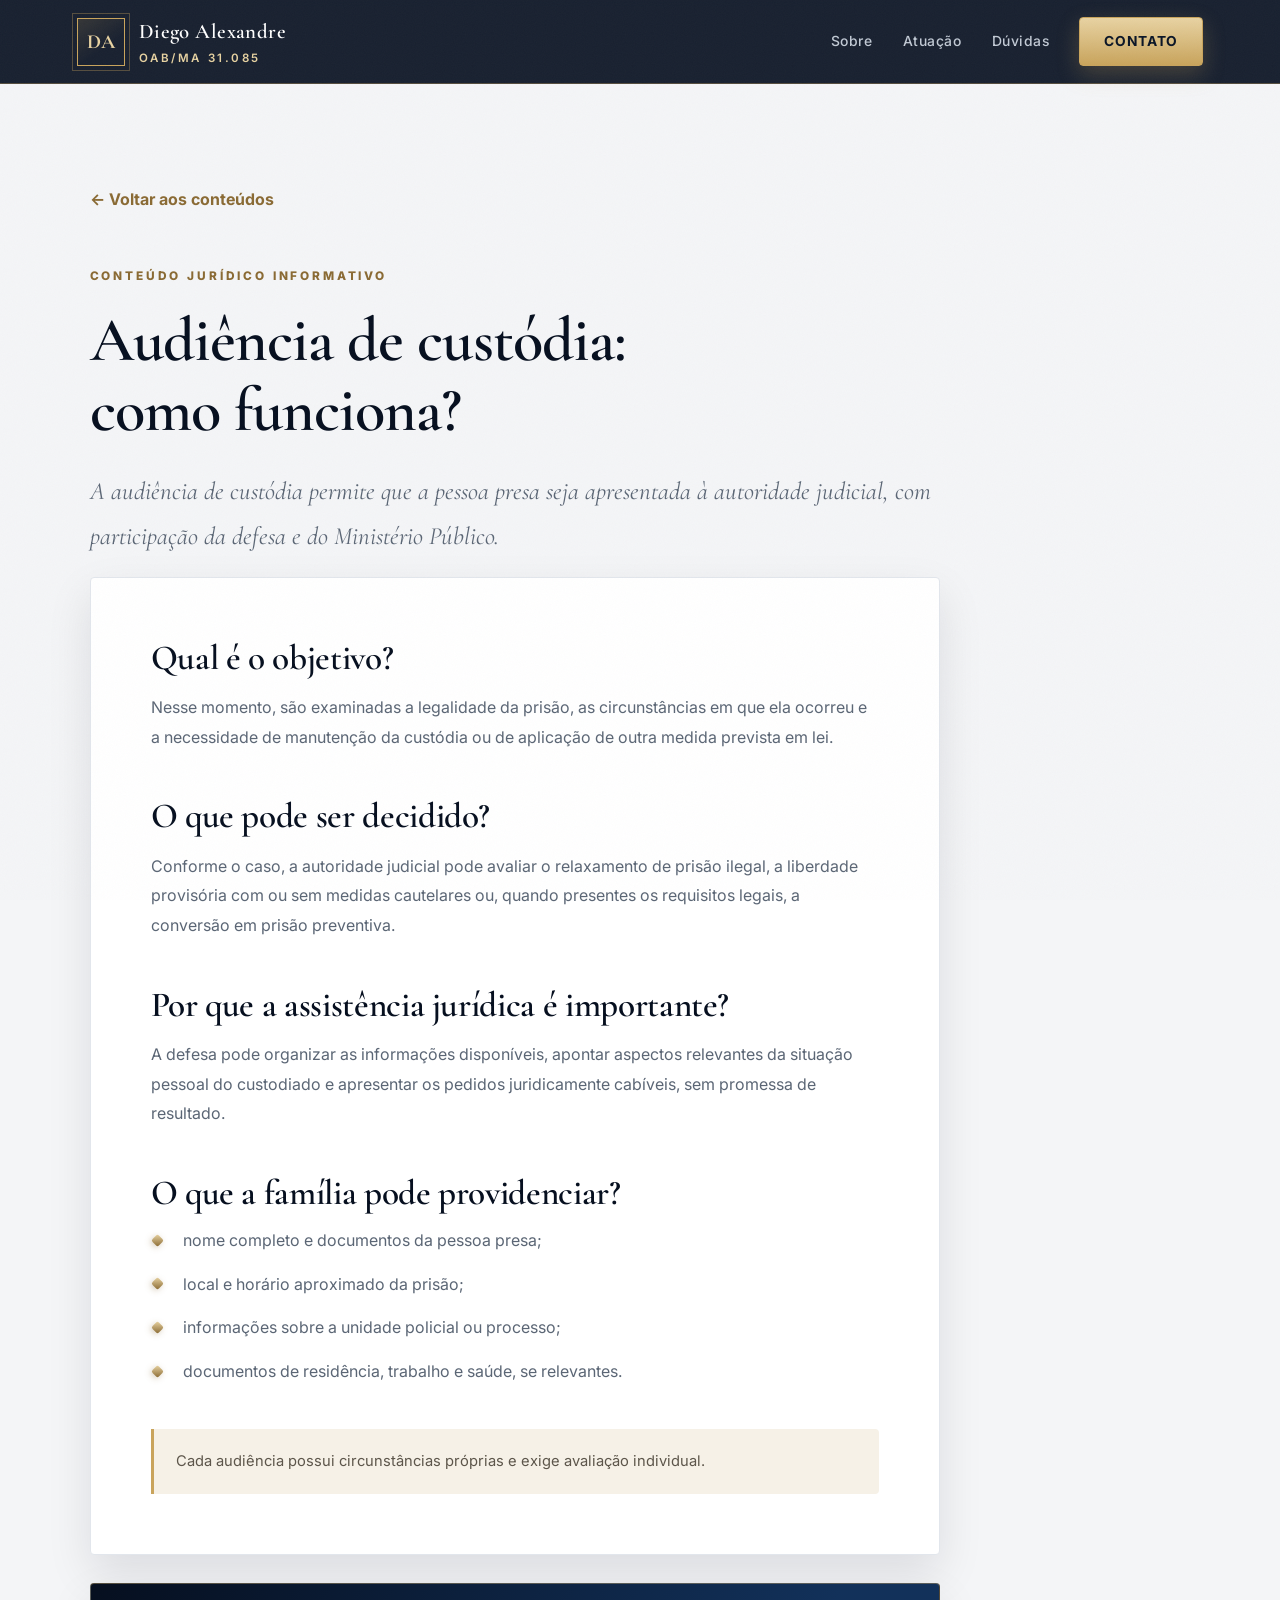
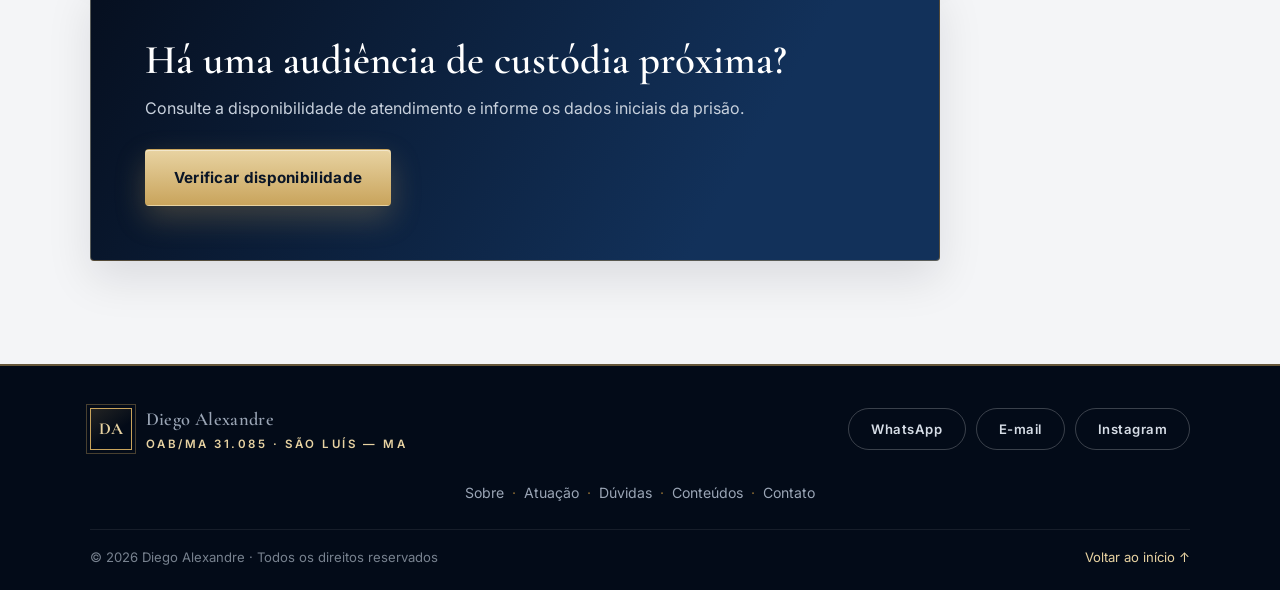
<file: audiencia-de-custodia.html>
<!doctype html><html lang="pt-BR"><head><meta charset="utf-8"><meta name="viewport" content="width=device-width,initial-scale=1"><meta name="description" content="Entenda como funciona a audiência de custódia e a importância da assistência jurídica em São Luís/MA."><meta name="theme-color" content="#09182f"><link rel="canonical" href="https://diegoalexandreadv.github.io/advocacia-criminal/audiencia-de-custodia.html"><meta property="og:title" content="Audiência de custódia: como funciona | Diego Alexandre"><meta property="og:description" content="Entenda como funciona a audiência de custódia e a importância da assistência jurídica em São Luís/MA."><meta property="og:type" content="article"><meta property="og:image" content="https://diegoalexandreadv.github.io/advocacia-criminal/diego-alexandre.jpeg"><title>Audiência de custódia: como funciona | Diego Alexandre</title><link rel="stylesheet" href="styles.css"></head><body>
<header class="topbar"><a class="brand" href="index.html"><span class="monogram">DA</span><span><strong>Diego Alexandre</strong><small>OAB/MA 31.085</small></span></a><nav class="main-nav"><a href="index.html#sobre">Sobre</a><a href="index.html#atuacao">Atuação</a><a href="index.html#duvidas">Dúvidas</a><a class="nav-contact" href="index.html#contato">Contato</a></nav></header>
<main><article class="legal-article"><a class="back-link" href="index.html#conteudos">← Voltar aos conteúdos</a><p class="eyebrow">Conteúdo jurídico informativo</p><h1>Audiência de custódia: como funciona?</h1><p class="article-lead">A audiência de custódia permite que a pessoa presa seja apresentada à autoridade judicial, com participação da defesa e do Ministério Público.</p>
<div class="article-body"><h2>Qual é o objetivo?</h2><p>Nesse momento, são examinadas a legalidade da prisão, as circunstâncias em que ela ocorreu e a necessidade de manutenção da custódia ou de aplicação de outra medida prevista em lei.</p><h2>O que pode ser decidido?</h2><p>Conforme o caso, a autoridade judicial pode avaliar o relaxamento de prisão ilegal, a liberdade provisória com ou sem medidas cautelares ou, quando presentes os requisitos legais, a conversão em prisão preventiva.</p><h2>Por que a assistência jurídica é importante?</h2><p>A defesa pode organizar as informações disponíveis, apontar aspectos relevantes da situação pessoal do custodiado e apresentar os pedidos juridicamente cabíveis, sem promessa de resultado.</p><h2>O que a família pode providenciar?</h2><ul><li>nome completo e documentos da pessoa presa;</li><li>local e horário aproximado da prisão;</li><li>informações sobre a unidade policial ou processo;</li><li>documentos de residência, trabalho e saúde, se relevantes.</li></ul><div class="legal-note">Cada audiência possui circunstâncias próprias e exige avaliação individual.</div></div>
<aside class="article-cta"><h2>Há uma audiência de custódia próxima?</h2><p>Consulte a disponibilidade de atendimento e informe os dados iniciais da prisão.</p><a class="button primary" href="https://wa.me/5598984079574?text=Ol%C3%A1%2C%20Dr.%20Diego.%20Preciso%20verificar%20atendimento%20para%20audi%C3%AAncia%20de%20cust%C3%B3dia." target="_blank" rel="noopener noreferrer">Verificar disponibilidade</a></aside></article></main>
<footer class="foot-new">
  <div class="foot-top">
    <a class="brand" href="index.html" aria-label="Diego Alexandre — início">
      <span class="monogram sm" aria-hidden="true">DA</span>
      <span><strong>Diego Alexandre</strong><small>OAB/MA 31.085 · São Luís — MA</small></span>
    </a>
    <div class="foot-contact">
      <a href="https://wa.me/5598984079574" target="_blank" rel="noopener">WhatsApp</a>
      <a href="mailto:diegoalexandree.adv@gmail.com">E-mail</a>
      <a href="https://www.instagram.com/diegoalexandreadv/" target="_blank" rel="noopener">Instagram</a>
    </div>
  </div>
  <nav class="foot-links" aria-label="Mapa do site">
    <a href="index.html#sobre">Sobre</a><span>·</span><a href="index.html#atuacao">Atuação</a><span>·</span><a href="index.html#duvidas">Dúvidas</a><span>·</span><a href="index.html#conteudos">Conteúdos</a><span>·</span><a href="index.html#contato">Contato</a>
  </nav>
  <div class="foot-bottom"><span>© 2026 Diego Alexandre · Todos os direitos reservados</span><a href="index.html">Voltar ao início ↑</a></div>
</footer></body></html>
</file>
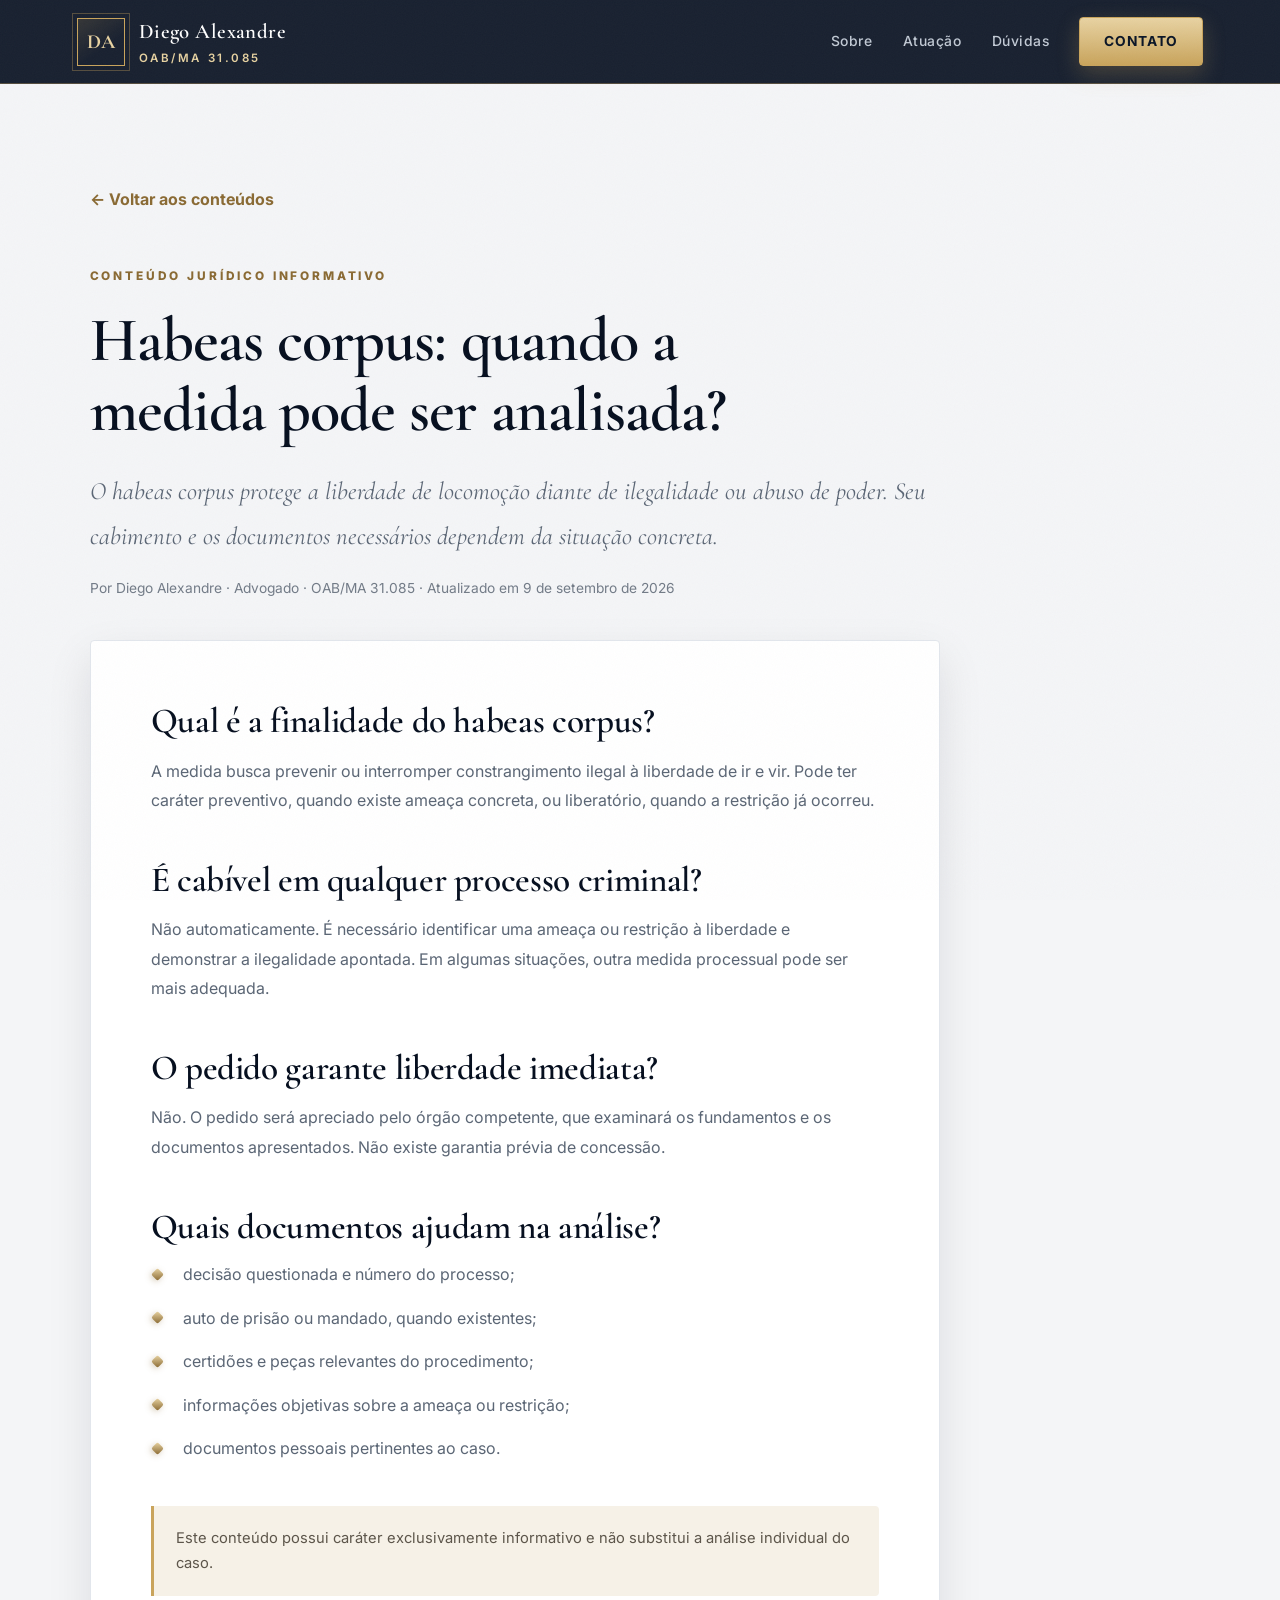
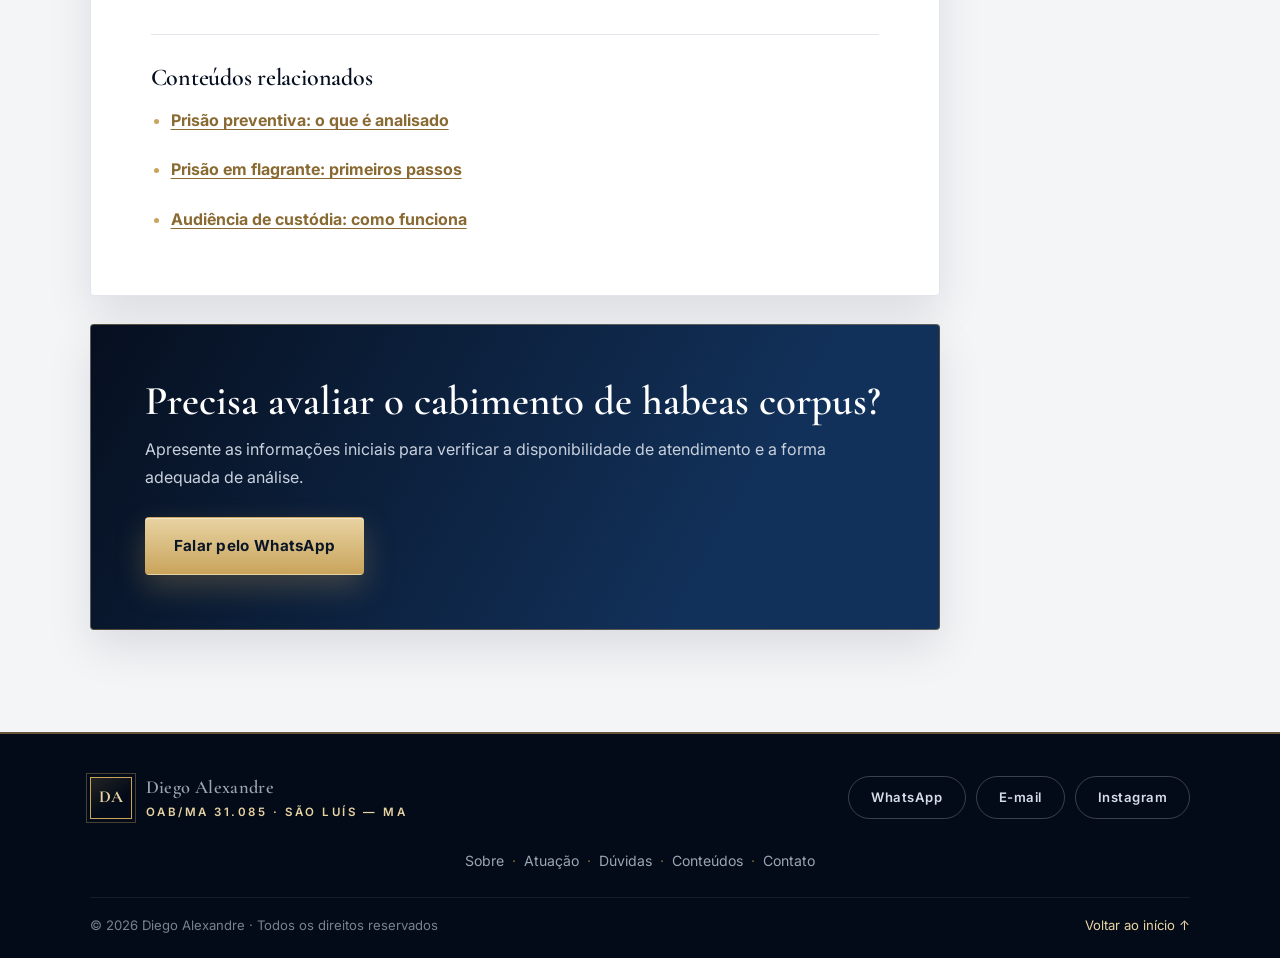
<file: habeas-corpus.html>
<!doctype html><html lang="pt-BR"><head><meta charset="utf-8"><meta name="viewport" content="width=device-width,initial-scale=1"><meta name="description" content="Informações sobre a finalidade e o cabimento do habeas corpus em situações de ameaça ou restrição à liberdade."><meta name="theme-color" content="#09182f"><link rel="canonical" href="https://diegoalexandreadv.github.io/advocacia-criminal/habeas-corpus.html"><meta property="og:title" content="Habeas corpus: finalidade e cabimento | Diego Alexandre"><meta property="og:description" content="Informações sobre a finalidade e o cabimento do habeas corpus em situações de ameaça ou restrição à liberdade."><meta property="og:type" content="article"><meta property="og:image" content="https://diegoalexandreadv.github.io/advocacia-criminal/diego-alexandre.jpeg"><title>Habeas corpus: finalidade e cabimento | Diego Alexandre</title><script type="application/ld+json">{"@context":"https://schema.org","@type":"Article","headline":"Habeas corpus: quando a medida pode ser analisada?","description":"Informações sobre a finalidade e o cabimento do habeas corpus em situações de ameaça ou restrição à liberdade.","datePublished":"2026-09-09","dateModified":"2026-09-09","author":{"@type":"Person","name":"Diego Alexandre","jobTitle":"Advogado","identifier":"OAB/MA 31.085"},"publisher":{"@type":"LegalService","name":"Diego Alexandre — Advocacia Criminal"},"mainEntityOfPage":"https://diegoalexandreadv.github.io/advocacia-criminal/habeas-corpus.html"}</script><link rel="stylesheet" href="styles.css"></head><body>
<header class="topbar"><a class="brand" href="index.html"><span class="monogram">DA</span><span><strong>Diego Alexandre</strong><small>OAB/MA 31.085</small></span></a><nav class="main-nav"><a href="index.html#sobre">Sobre</a><a href="index.html#atuacao">Atuação</a><a href="index.html#duvidas">Dúvidas</a><a class="nav-contact" href="index.html#contato">Contato</a></nav></header>
<main><article class="legal-article"><a class="back-link" href="index.html#conteudos">← Voltar aos conteúdos</a><p class="eyebrow">Conteúdo jurídico informativo</p><h1>Habeas corpus: quando a medida pode ser analisada?</h1><p class="article-lead">O habeas corpus protege a liberdade de locomoção diante de ilegalidade ou abuso de poder. Seu cabimento e os documentos necessários dependem da situação concreta.</p><p class="article-meta">Por Diego Alexandre · Advogado · OAB/MA 31.085 · Atualizado em 9 de setembro de 2026</p>
<div class="article-body"><h2>Qual é a finalidade do habeas corpus?</h2><p>A medida busca prevenir ou interromper constrangimento ilegal à liberdade de ir e vir. Pode ter caráter preventivo, quando existe ameaça concreta, ou liberatório, quando a restrição já ocorreu.</p><h2>É cabível em qualquer processo criminal?</h2><p>Não automaticamente. É necessário identificar uma ameaça ou restrição à liberdade e demonstrar a ilegalidade apontada. Em algumas situações, outra medida processual pode ser mais adequada.</p><h2>O pedido garante liberdade imediata?</h2><p>Não. O pedido será apreciado pelo órgão competente, que examinará os fundamentos e os documentos apresentados. Não existe garantia prévia de concessão.</p><h2>Quais documentos ajudam na análise?</h2><ul><li>decisão questionada e número do processo;</li><li>auto de prisão ou mandado, quando existentes;</li><li>certidões e peças relevantes do procedimento;</li><li>informações objetivas sobre a ameaça ou restrição;</li><li>documentos pessoais pertinentes ao caso.</li></ul><div class="legal-note">Este conteúdo possui caráter exclusivamente informativo e não substitui a análise individual do caso.</div><nav class="related-links" aria-label="Conteúdos relacionados"><h2>Conteúdos relacionados</h2><ul><li><a href="prisao-preventiva.html">Prisão preventiva: o que é analisado</a></li><li><a href="prisao-em-flagrante.html">Prisão em flagrante: primeiros passos</a></li><li><a href="audiencia-de-custodia.html">Audiência de custódia: como funciona</a></li></ul></nav></div>
<aside class="article-cta"><h2>Precisa avaliar o cabimento de habeas corpus?</h2><p>Apresente as informações iniciais para verificar a disponibilidade de atendimento e a forma adequada de análise.</p><a class="button primary" href="https://wa.me/5598984079574?text=Ol%C3%A1%2C%20Dr.%20Diego.%20Gostaria%20de%20informa%C3%A7%C3%B5es%20sobre%20an%C3%A1lise%20de%20cabimento%20de%20habeas%20corpus." target="_blank" rel="noopener noreferrer">Falar pelo WhatsApp</a></aside></article></main>
<footer class="foot-new">
  <div class="foot-top">
    <a class="brand" href="index.html" aria-label="Diego Alexandre — início">
      <span class="monogram sm" aria-hidden="true">DA</span>
      <span><strong>Diego Alexandre</strong><small>OAB/MA 31.085 · São Luís — MA</small></span>
    </a>
    <div class="foot-contact">
      <a href="https://wa.me/5598984079574" target="_blank" rel="noopener">WhatsApp</a>
      <a href="mailto:diegoalexandree.adv@gmail.com">E-mail</a>
      <a href="https://www.instagram.com/diegoalexandreadv/" target="_blank" rel="noopener">Instagram</a>
    </div>
  </div>
  <nav class="foot-links" aria-label="Mapa do site">
    <a href="index.html#sobre">Sobre</a><span>·</span><a href="index.html#atuacao">Atuação</a><span>·</span><a href="index.html#duvidas">Dúvidas</a><span>·</span><a href="index.html#conteudos">Conteúdos</a><span>·</span><a href="index.html#contato">Contato</a>
  </nav>
  <div class="foot-bottom"><span>© 2026 Diego Alexandre · Todos os direitos reservados</span><a href="index.html">Voltar ao início ↑</a></div>
</footer></body></html>
</file>
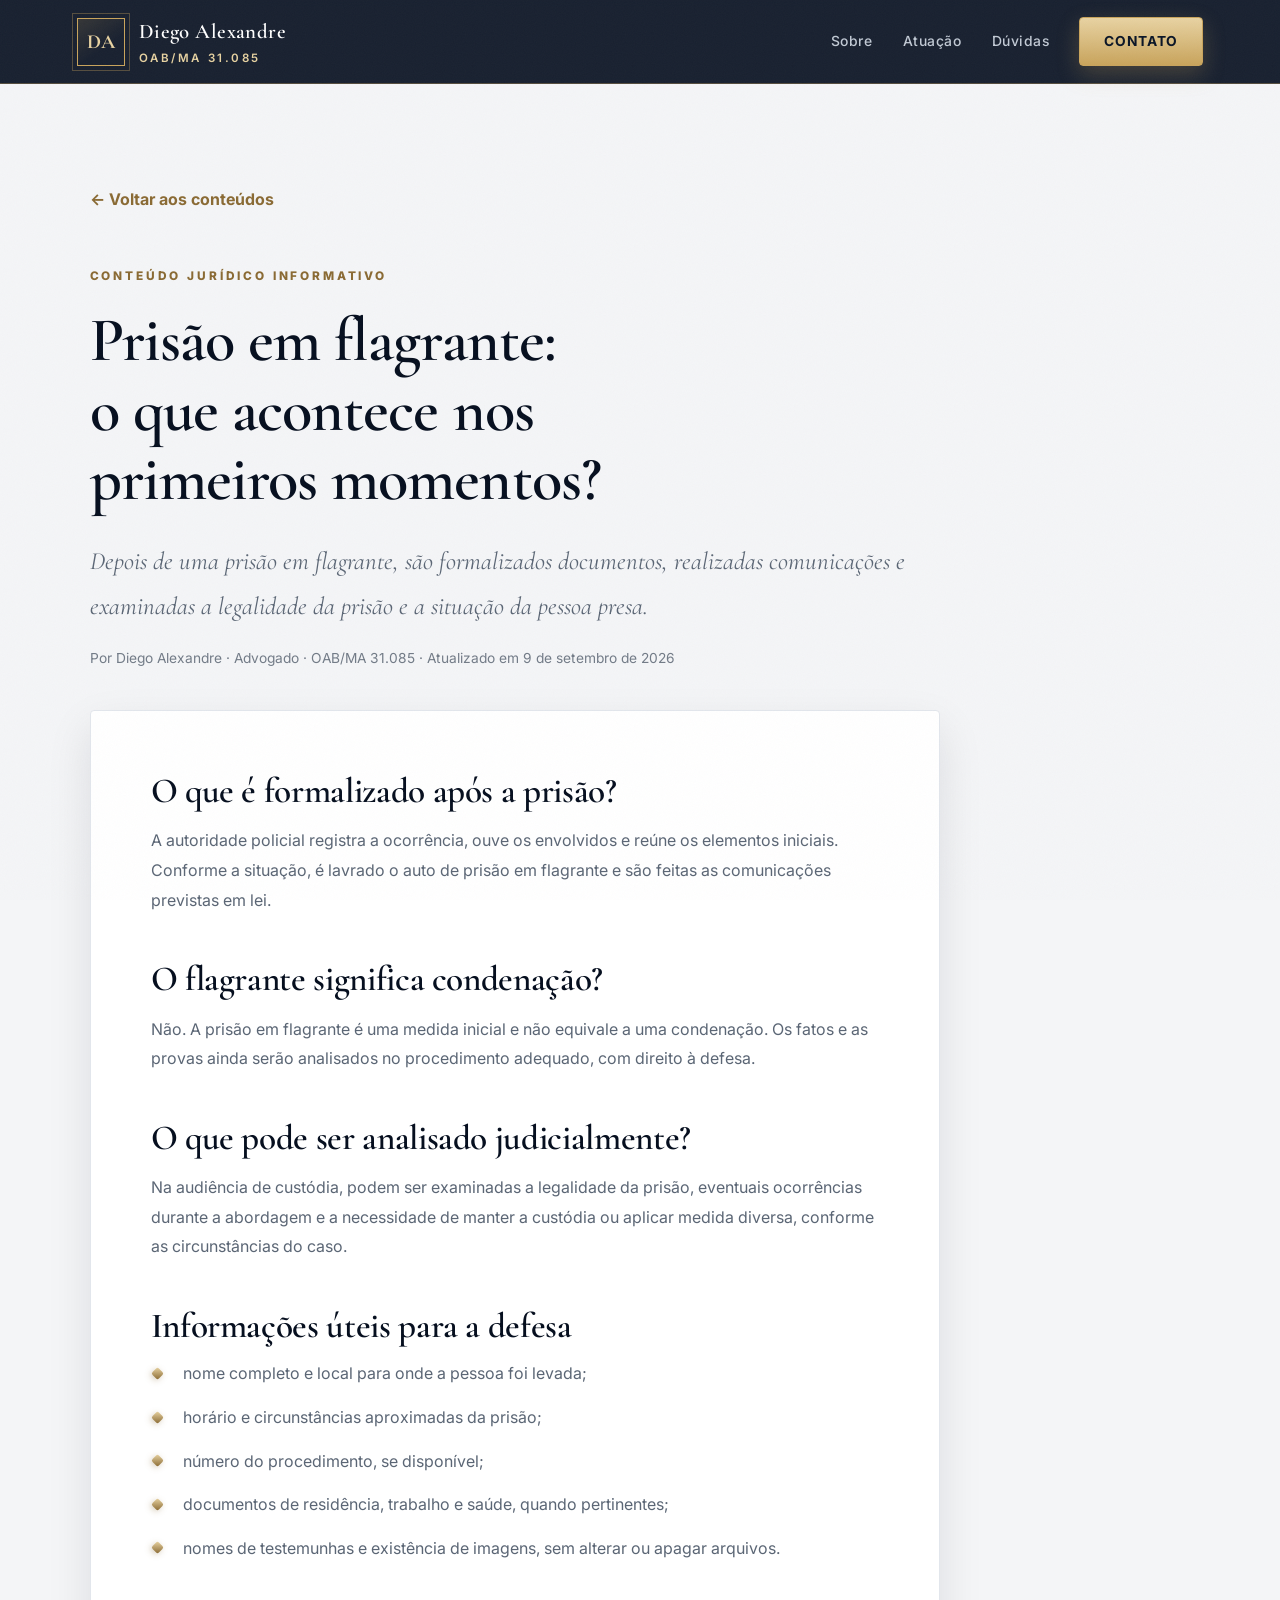
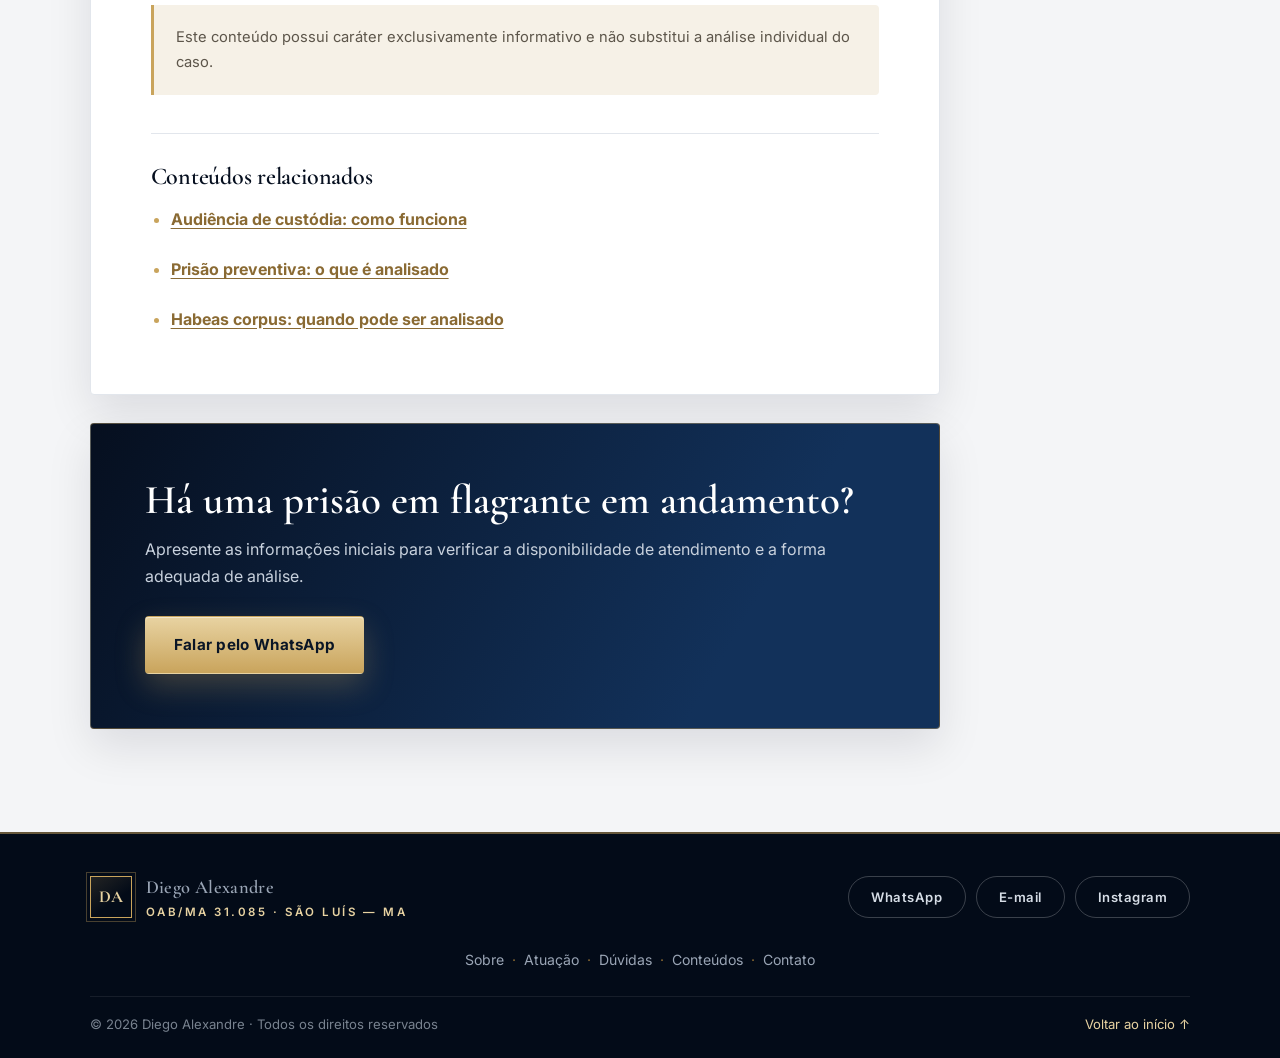
<file: prisao-em-flagrante.html>
<!doctype html><html lang="pt-BR"><head><meta charset="utf-8"><meta name="viewport" content="width=device-width,initial-scale=1"><meta name="description" content="Entenda os primeiros procedimentos após uma prisão em flagrante e a assistência jurídica em São Luís/MA."><meta name="theme-color" content="#09182f"><link rel="canonical" href="https://diegoalexandreadv.github.io/advocacia-criminal/prisao-em-flagrante.html"><meta property="og:title" content="Prisão em flagrante: primeiros passos | Diego Alexandre"><meta property="og:description" content="Entenda os primeiros procedimentos após uma prisão em flagrante e a assistência jurídica em São Luís/MA."><meta property="og:type" content="article"><meta property="og:image" content="https://diegoalexandreadv.github.io/advocacia-criminal/diego-alexandre.jpeg"><title>Prisão em flagrante: primeiros passos | Diego Alexandre</title><script type="application/ld+json">{"@context":"https://schema.org","@type":"Article","headline":"Prisão em flagrante: o que acontece nos primeiros momentos?","description":"Entenda os primeiros procedimentos após uma prisão em flagrante e a assistência jurídica em São Luís/MA.","datePublished":"2026-09-09","dateModified":"2026-09-09","author":{"@type":"Person","name":"Diego Alexandre","jobTitle":"Advogado","identifier":"OAB/MA 31.085"},"publisher":{"@type":"LegalService","name":"Diego Alexandre — Advocacia Criminal"},"mainEntityOfPage":"https://diegoalexandreadv.github.io/advocacia-criminal/prisao-em-flagrante.html"}</script><link rel="stylesheet" href="styles.css"></head><body>
<header class="topbar"><a class="brand" href="index.html"><span class="monogram">DA</span><span><strong>Diego Alexandre</strong><small>OAB/MA 31.085</small></span></a><nav class="main-nav"><a href="index.html#sobre">Sobre</a><a href="index.html#atuacao">Atuação</a><a href="index.html#duvidas">Dúvidas</a><a class="nav-contact" href="index.html#contato">Contato</a></nav></header>
<main><article class="legal-article"><a class="back-link" href="index.html#conteudos">← Voltar aos conteúdos</a><p class="eyebrow">Conteúdo jurídico informativo</p><h1>Prisão em flagrante: o que acontece nos primeiros momentos?</h1><p class="article-lead">Depois de uma prisão em flagrante, são formalizados documentos, realizadas comunicações e examinadas a legalidade da prisão e a situação da pessoa presa.</p><p class="article-meta">Por Diego Alexandre · Advogado · OAB/MA 31.085 · Atualizado em 9 de setembro de 2026</p>
<div class="article-body"><h2>O que é formalizado após a prisão?</h2><p>A autoridade policial registra a ocorrência, ouve os envolvidos e reúne os elementos iniciais. Conforme a situação, é lavrado o auto de prisão em flagrante e são feitas as comunicações previstas em lei.</p><h2>O flagrante significa condenação?</h2><p>Não. A prisão em flagrante é uma medida inicial e não equivale a uma condenação. Os fatos e as provas ainda serão analisados no procedimento adequado, com direito à defesa.</p><h2>O que pode ser analisado judicialmente?</h2><p>Na audiência de custódia, podem ser examinadas a legalidade da prisão, eventuais ocorrências durante a abordagem e a necessidade de manter a custódia ou aplicar medida diversa, conforme as circunstâncias do caso.</p><h2>Informações úteis para a defesa</h2><ul><li>nome completo e local para onde a pessoa foi levada;</li><li>horário e circunstâncias aproximadas da prisão;</li><li>número do procedimento, se disponível;</li><li>documentos de residência, trabalho e saúde, quando pertinentes;</li><li>nomes de testemunhas e existência de imagens, sem alterar ou apagar arquivos.</li></ul><div class="legal-note">Este conteúdo possui caráter exclusivamente informativo e não substitui a análise individual do caso.</div><nav class="related-links" aria-label="Conteúdos relacionados"><h2>Conteúdos relacionados</h2><ul><li><a href="audiencia-de-custodia.html">Audiência de custódia: como funciona</a></li><li><a href="prisao-preventiva.html">Prisão preventiva: o que é analisado</a></li><li><a href="habeas-corpus.html">Habeas corpus: quando pode ser analisado</a></li></ul></nav></div>
<aside class="article-cta"><h2>Há uma prisão em flagrante em andamento?</h2><p>Apresente as informações iniciais para verificar a disponibilidade de atendimento e a forma adequada de análise.</p><a class="button primary" href="https://wa.me/5598984079574?text=Ol%C3%A1%2C%20Dr.%20Diego.%20Preciso%20verificar%20atendimento%20relacionado%20a%20uma%20pris%C3%A3o%20em%20flagrante." target="_blank" rel="noopener noreferrer">Falar pelo WhatsApp</a></aside></article></main>
<footer class="foot-new">
  <div class="foot-top">
    <a class="brand" href="index.html" aria-label="Diego Alexandre — início">
      <span class="monogram sm" aria-hidden="true">DA</span>
      <span><strong>Diego Alexandre</strong><small>OAB/MA 31.085 · São Luís — MA</small></span>
    </a>
    <div class="foot-contact">
      <a href="https://wa.me/5598984079574" target="_blank" rel="noopener">WhatsApp</a>
      <a href="mailto:diegoalexandree.adv@gmail.com">E-mail</a>
      <a href="https://www.instagram.com/diegoalexandreadv/" target="_blank" rel="noopener">Instagram</a>
    </div>
  </div>
  <nav class="foot-links" aria-label="Mapa do site">
    <a href="index.html#sobre">Sobre</a><span>·</span><a href="index.html#atuacao">Atuação</a><span>·</span><a href="index.html#duvidas">Dúvidas</a><span>·</span><a href="index.html#conteudos">Conteúdos</a><span>·</span><a href="index.html#contato">Contato</a>
  </nav>
  <div class="foot-bottom"><span>© 2026 Diego Alexandre · Todos os direitos reservados</span><a href="index.html">Voltar ao início ↑</a></div>
</footer></body></html>
</file>
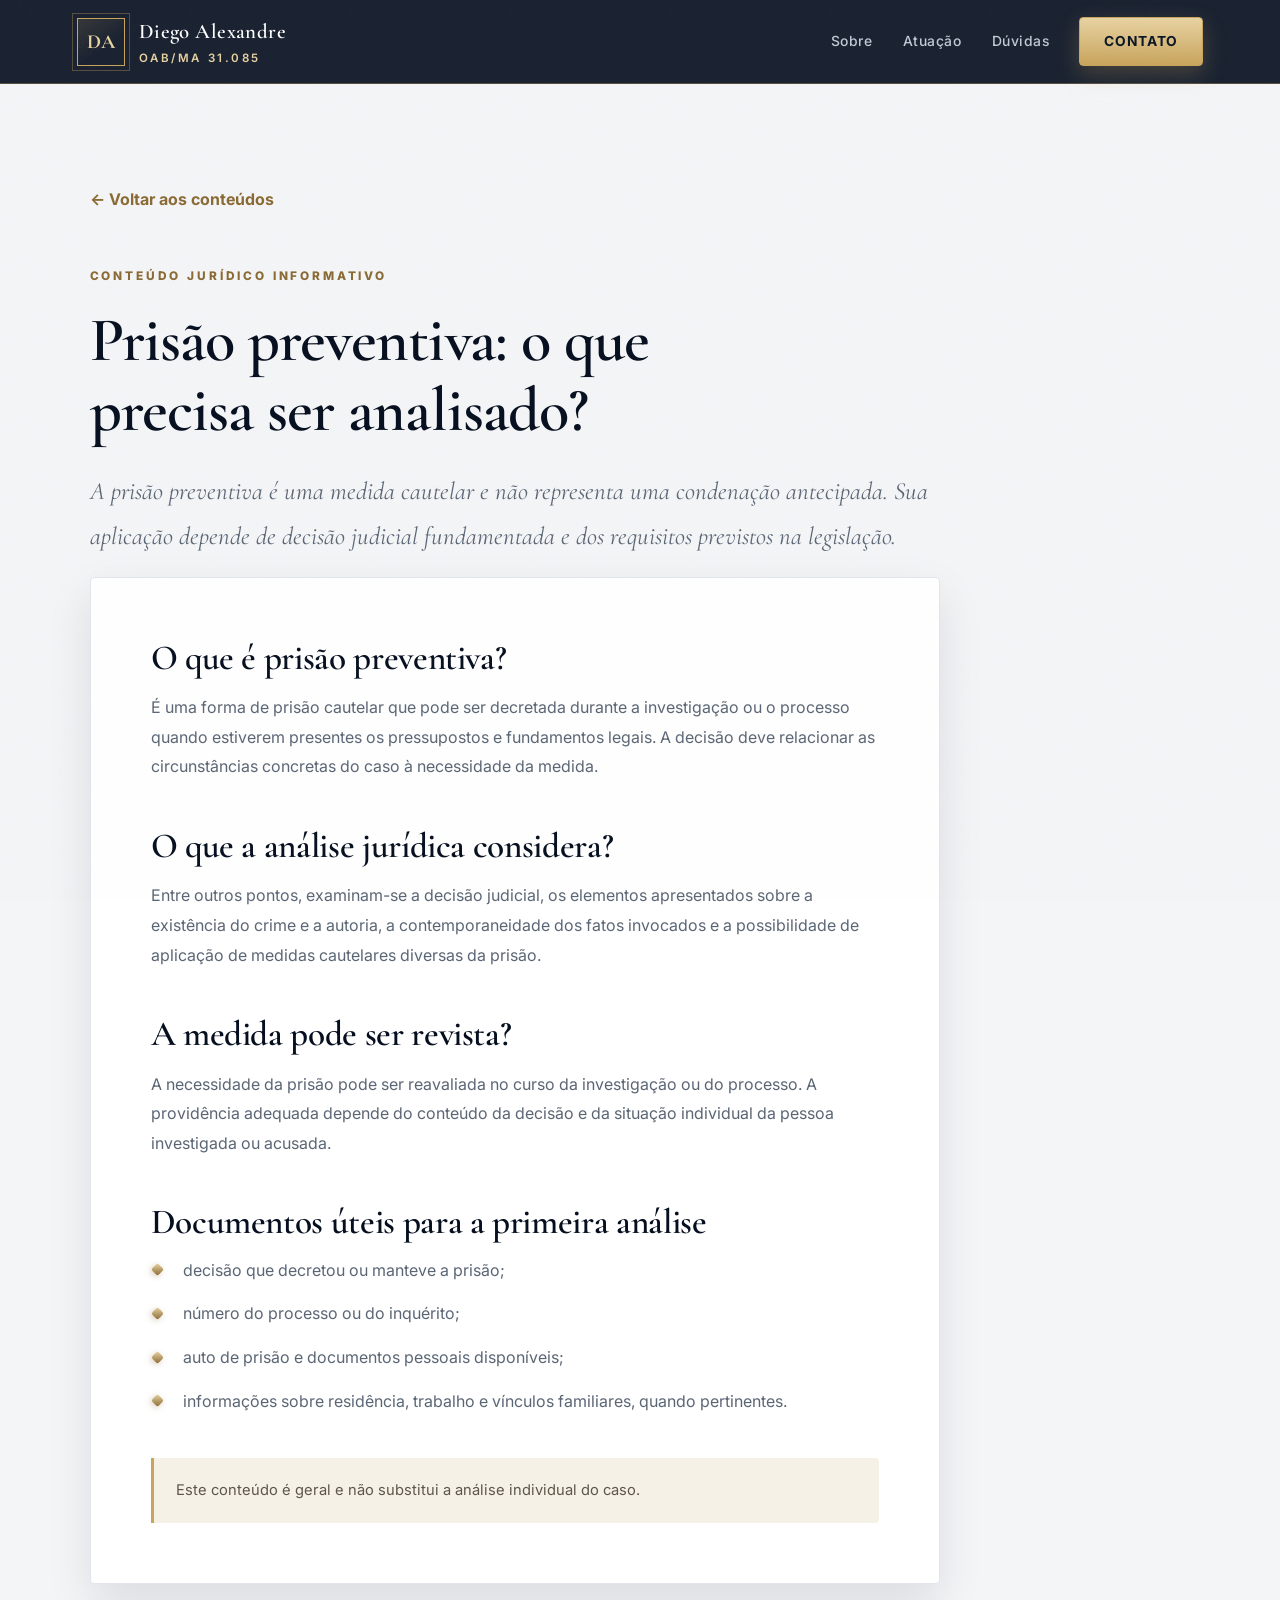
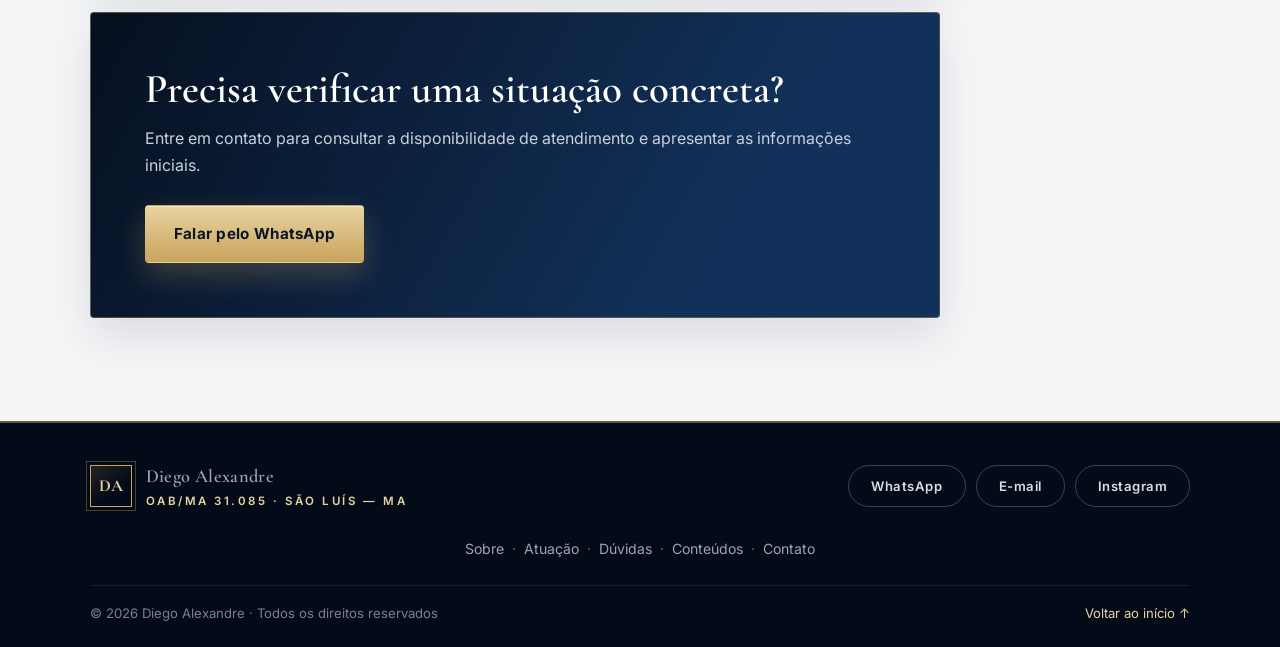
<file: prisao-preventiva.html>
<!doctype html><html lang="pt-BR"><head><meta charset="utf-8"><meta name="viewport" content="width=device-width,initial-scale=1"><meta name="description" content="Informações sobre prisão preventiva, análise dos fundamentos e medidas cabíveis em São Luís/MA."><meta name="theme-color" content="#09182f"><link rel="canonical" href="https://diegoalexandreadv.github.io/advocacia-criminal/prisao-preventiva.html"><meta property="og:title" content="Prisão preventiva: entenda a medida | Diego Alexandre"><meta property="og:description" content="Informações sobre prisão preventiva, análise dos fundamentos e medidas cabíveis em São Luís/MA."><meta property="og:type" content="article"><meta property="og:image" content="https://diegoalexandreadv.github.io/advocacia-criminal/diego-alexandre.jpeg"><title>Prisão preventiva: entenda a medida | Diego Alexandre</title><link rel="stylesheet" href="styles.css"></head><body>
<header class="topbar"><a class="brand" href="index.html"><span class="monogram">DA</span><span><strong>Diego Alexandre</strong><small>OAB/MA 31.085</small></span></a><nav class="main-nav"><a href="index.html#sobre">Sobre</a><a href="index.html#atuacao">Atuação</a><a href="index.html#duvidas">Dúvidas</a><a class="nav-contact" href="index.html#contato">Contato</a></nav></header>
<main><article class="legal-article"><a class="back-link" href="index.html#conteudos">← Voltar aos conteúdos</a><p class="eyebrow">Conteúdo jurídico informativo</p><h1>Prisão preventiva: o que precisa ser analisado?</h1><p class="article-lead">A prisão preventiva é uma medida cautelar e não representa uma condenação antecipada. Sua aplicação depende de decisão judicial fundamentada e dos requisitos previstos na legislação.</p>
<div class="article-body"><h2>O que é prisão preventiva?</h2><p>É uma forma de prisão cautelar que pode ser decretada durante a investigação ou o processo quando estiverem presentes os pressupostos e fundamentos legais. A decisão deve relacionar as circunstâncias concretas do caso à necessidade da medida.</p><h2>O que a análise jurídica considera?</h2><p>Entre outros pontos, examinam-se a decisão judicial, os elementos apresentados sobre a existência do crime e a autoria, a contemporaneidade dos fatos invocados e a possibilidade de aplicação de medidas cautelares diversas da prisão.</p><h2>A medida pode ser revista?</h2><p>A necessidade da prisão pode ser reavaliada no curso da investigação ou do processo. A providência adequada depende do conteúdo da decisão e da situação individual da pessoa investigada ou acusada.</p><h2>Documentos úteis para a primeira análise</h2><ul><li>decisão que decretou ou manteve a prisão;</li><li>número do processo ou do inquérito;</li><li>auto de prisão e documentos pessoais disponíveis;</li><li>informações sobre residência, trabalho e vínculos familiares, quando pertinentes.</li></ul><div class="legal-note">Este conteúdo é geral e não substitui a análise individual do caso.</div></div>
<aside class="article-cta"><h2>Precisa verificar uma situação concreta?</h2><p>Entre em contato para consultar a disponibilidade de atendimento e apresentar as informações iniciais.</p><a class="button primary" href="https://wa.me/5598984079574?text=Ol%C3%A1%2C%20Dr.%20Diego.%20Gostaria%20de%20informa%C3%A7%C3%B5es%20sobre%20pris%C3%A3o%20preventiva." target="_blank" rel="noopener noreferrer">Falar pelo WhatsApp</a></aside></article></main>
<footer class="foot-new">
  <div class="foot-top">
    <a class="brand" href="index.html" aria-label="Diego Alexandre — início">
      <span class="monogram sm" aria-hidden="true">DA</span>
      <span><strong>Diego Alexandre</strong><small>OAB/MA 31.085 · São Luís — MA</small></span>
    </a>
    <div class="foot-contact">
      <a href="https://wa.me/5598984079574" target="_blank" rel="noopener">WhatsApp</a>
      <a href="mailto:diegoalexandree.adv@gmail.com">E-mail</a>
      <a href="https://www.instagram.com/diegoalexandreadv/" target="_blank" rel="noopener">Instagram</a>
    </div>
  </div>
  <nav class="foot-links" aria-label="Mapa do site">
    <a href="index.html#sobre">Sobre</a><span>·</span><a href="index.html#atuacao">Atuação</a><span>·</span><a href="index.html#duvidas">Dúvidas</a><span>·</span><a href="index.html#conteudos">Conteúdos</a><span>·</span><a href="index.html#contato">Contato</a>
  </nav>
  <div class="foot-bottom"><span>© 2026 Diego Alexandre · Todos os direitos reservados</span><a href="index.html">Voltar ao início ↑</a></div>
</footer></body></html>
</file>
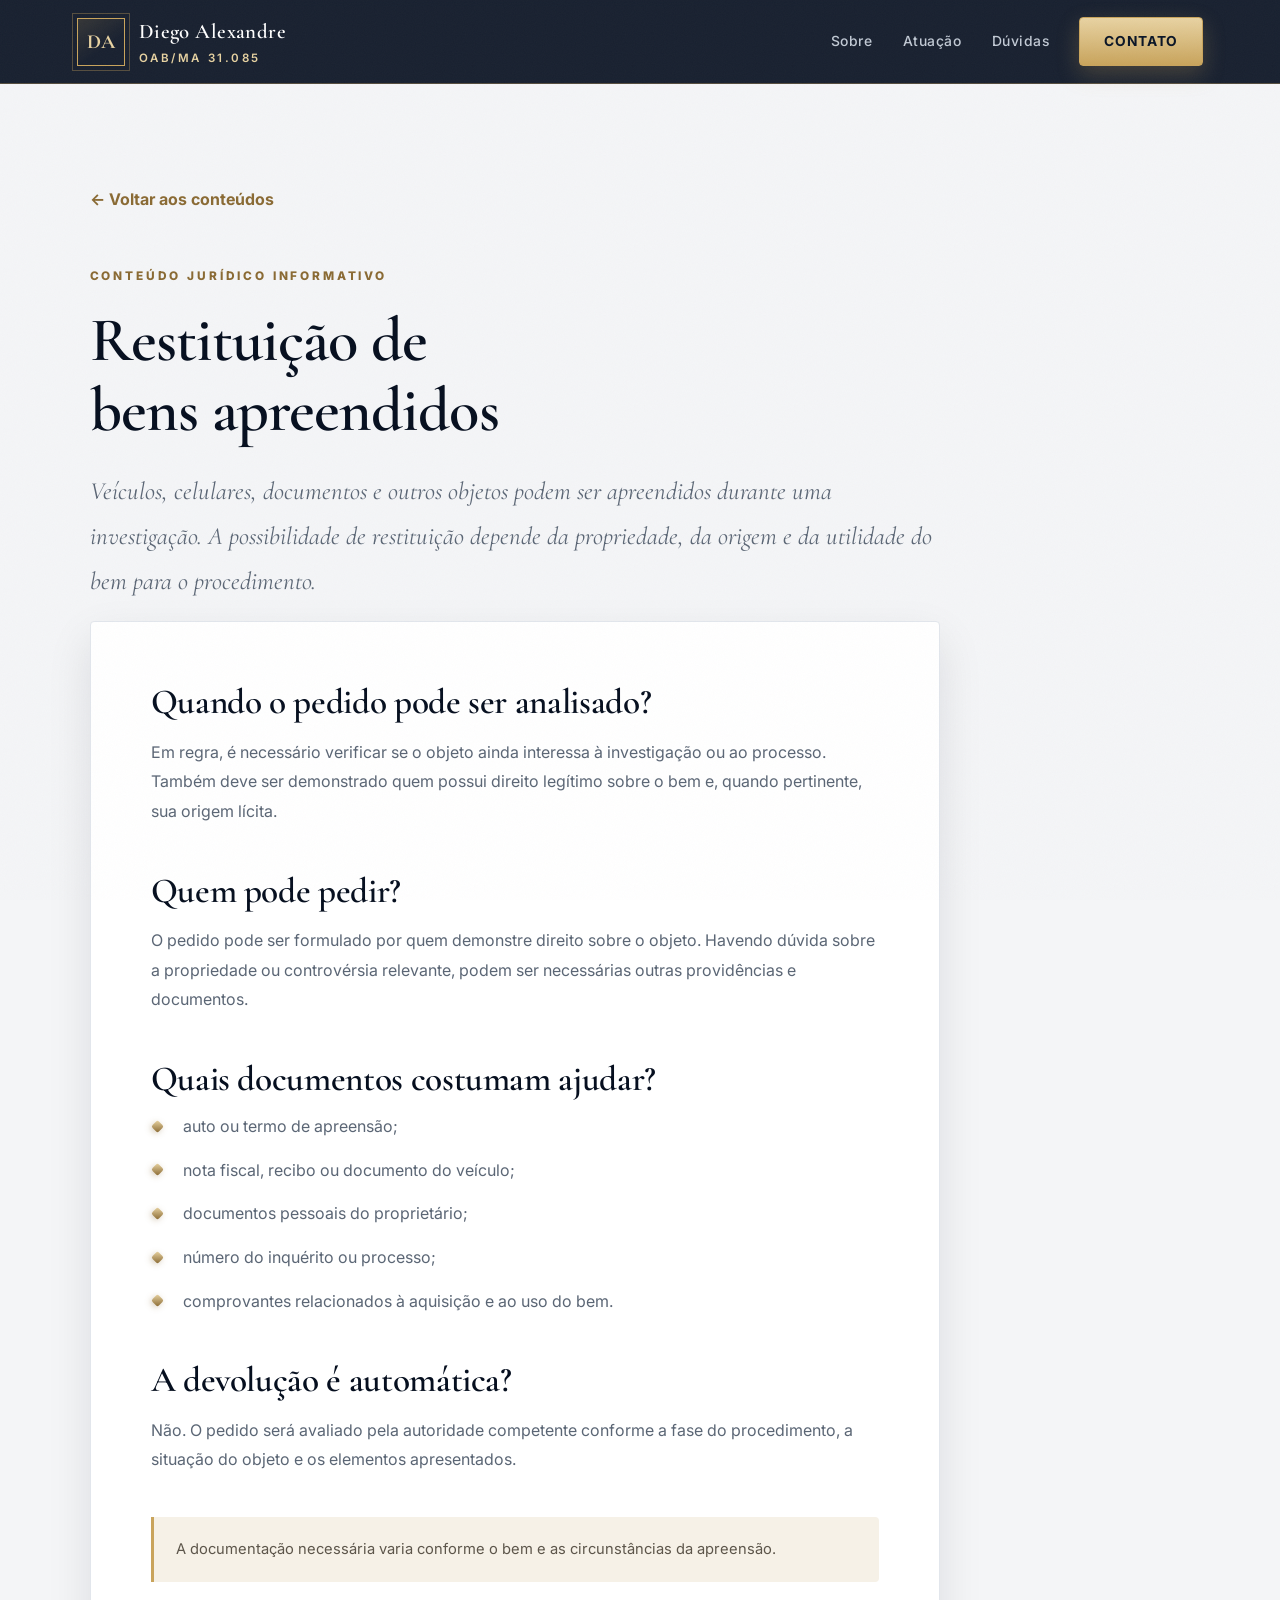
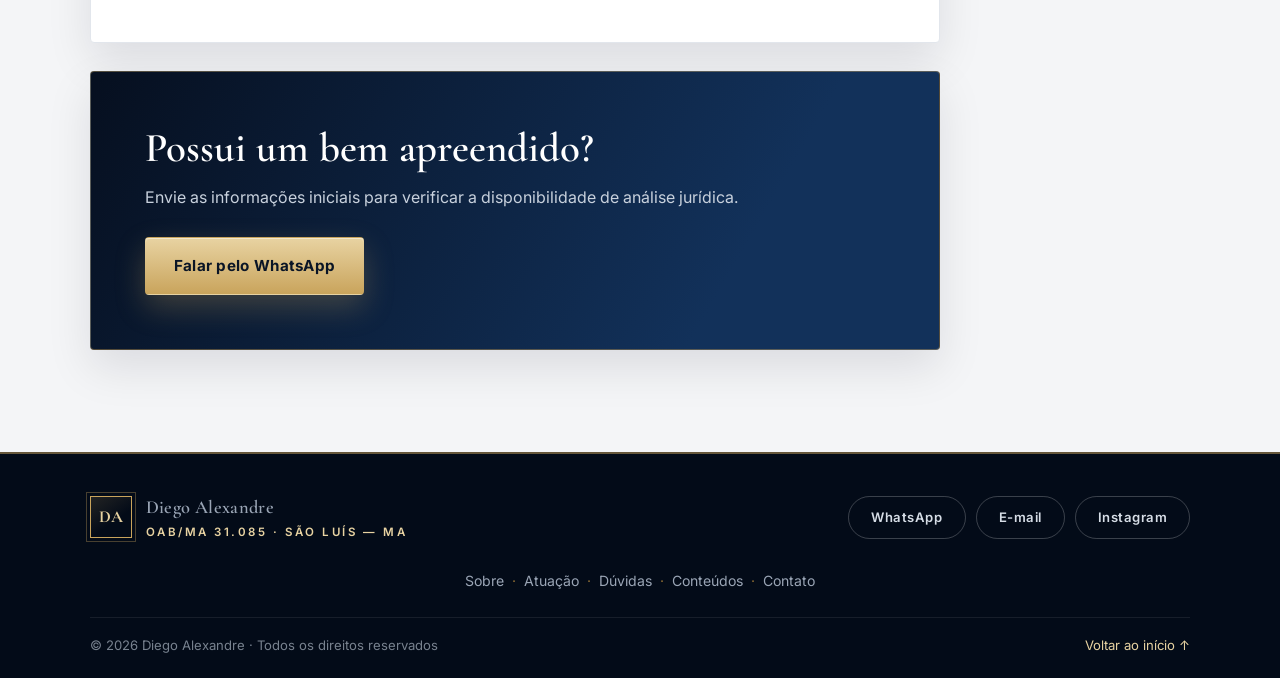
<file: restituicao-de-bens.html>
<!doctype html><html lang="pt-BR"><head><meta charset="utf-8"><meta name="viewport" content="width=device-width,initial-scale=1"><meta name="description" content="Informações sobre restituição de veículo, celular e outros bens apreendidos em investigação ou processo criminal."><meta name="theme-color" content="#09182f"><link rel="canonical" href="https://diegoalexandreadv.github.io/advocacia-criminal/restituicao-de-bens.html"><meta property="og:title" content="Restituição de bens apreendidos | Diego Alexandre"><meta property="og:description" content="Informações sobre restituição de veículo, celular e outros bens apreendidos em investigação ou processo criminal."><meta property="og:type" content="article"><meta property="og:image" content="https://diegoalexandreadv.github.io/advocacia-criminal/diego-alexandre.jpeg"><title>Restituição de bens apreendidos | Diego Alexandre</title><link rel="stylesheet" href="styles.css"></head><body>
<header class="topbar"><a class="brand" href="index.html"><span class="monogram">DA</span><span><strong>Diego Alexandre</strong><small>OAB/MA 31.085</small></span></a><nav class="main-nav"><a href="index.html#sobre">Sobre</a><a href="index.html#atuacao">Atuação</a><a href="index.html#duvidas">Dúvidas</a><a class="nav-contact" href="index.html#contato">Contato</a></nav></header>
<main><article class="legal-article"><a class="back-link" href="index.html#conteudos">← Voltar aos conteúdos</a><p class="eyebrow">Conteúdo jurídico informativo</p><h1>Restituição de bens apreendidos</h1><p class="article-lead">Veículos, celulares, documentos e outros objetos podem ser apreendidos durante uma investigação. A possibilidade de restituição depende da propriedade, da origem e da utilidade do bem para o procedimento.</p>
<div class="article-body"><h2>Quando o pedido pode ser analisado?</h2><p>Em regra, é necessário verificar se o objeto ainda interessa à investigação ou ao processo. Também deve ser demonstrado quem possui direito legítimo sobre o bem e, quando pertinente, sua origem lícita.</p><h2>Quem pode pedir?</h2><p>O pedido pode ser formulado por quem demonstre direito sobre o objeto. Havendo dúvida sobre a propriedade ou controvérsia relevante, podem ser necessárias outras providências e documentos.</p><h2>Quais documentos costumam ajudar?</h2><ul><li>auto ou termo de apreensão;</li><li>nota fiscal, recibo ou documento do veículo;</li><li>documentos pessoais do proprietário;</li><li>número do inquérito ou processo;</li><li>comprovantes relacionados à aquisição e ao uso do bem.</li></ul><h2>A devolução é automática?</h2><p>Não. O pedido será avaliado pela autoridade competente conforme a fase do procedimento, a situação do objeto e os elementos apresentados.</p><div class="legal-note">A documentação necessária varia conforme o bem e as circunstâncias da apreensão.</div></div>
<aside class="article-cta"><h2>Possui um bem apreendido?</h2><p>Envie as informações iniciais para verificar a disponibilidade de análise jurídica.</p><a class="button primary" href="https://wa.me/5598984079574?text=Ol%C3%A1%2C%20Dr.%20Diego.%20Gostaria%20de%20informa%C3%A7%C3%B5es%20sobre%20um%20bem%20apreendido." target="_blank" rel="noopener noreferrer">Falar pelo WhatsApp</a></aside></article></main>
<footer class="foot-new">
  <div class="foot-top">
    <a class="brand" href="index.html" aria-label="Diego Alexandre — início">
      <span class="monogram sm" aria-hidden="true">DA</span>
      <span><strong>Diego Alexandre</strong><small>OAB/MA 31.085 · São Luís — MA</small></span>
    </a>
    <div class="foot-contact">
      <a href="https://wa.me/5598984079574" target="_blank" rel="noopener">WhatsApp</a>
      <a href="mailto:diegoalexandree.adv@gmail.com">E-mail</a>
      <a href="https://www.instagram.com/diegoalexandreadv/" target="_blank" rel="noopener">Instagram</a>
    </div>
  </div>
  <nav class="foot-links" aria-label="Mapa do site">
    <a href="index.html#sobre">Sobre</a><span>·</span><a href="index.html#atuacao">Atuação</a><span>·</span><a href="index.html#duvidas">Dúvidas</a><span>·</span><a href="index.html#conteudos">Conteúdos</a><span>·</span><a href="index.html#contato">Contato</a>
  </nav>
  <div class="foot-bottom"><span>© 2026 Diego Alexandre · Todos os direitos reservados</span><a href="index.html">Voltar ao início ↑</a></div>
</footer></body></html>
</file>
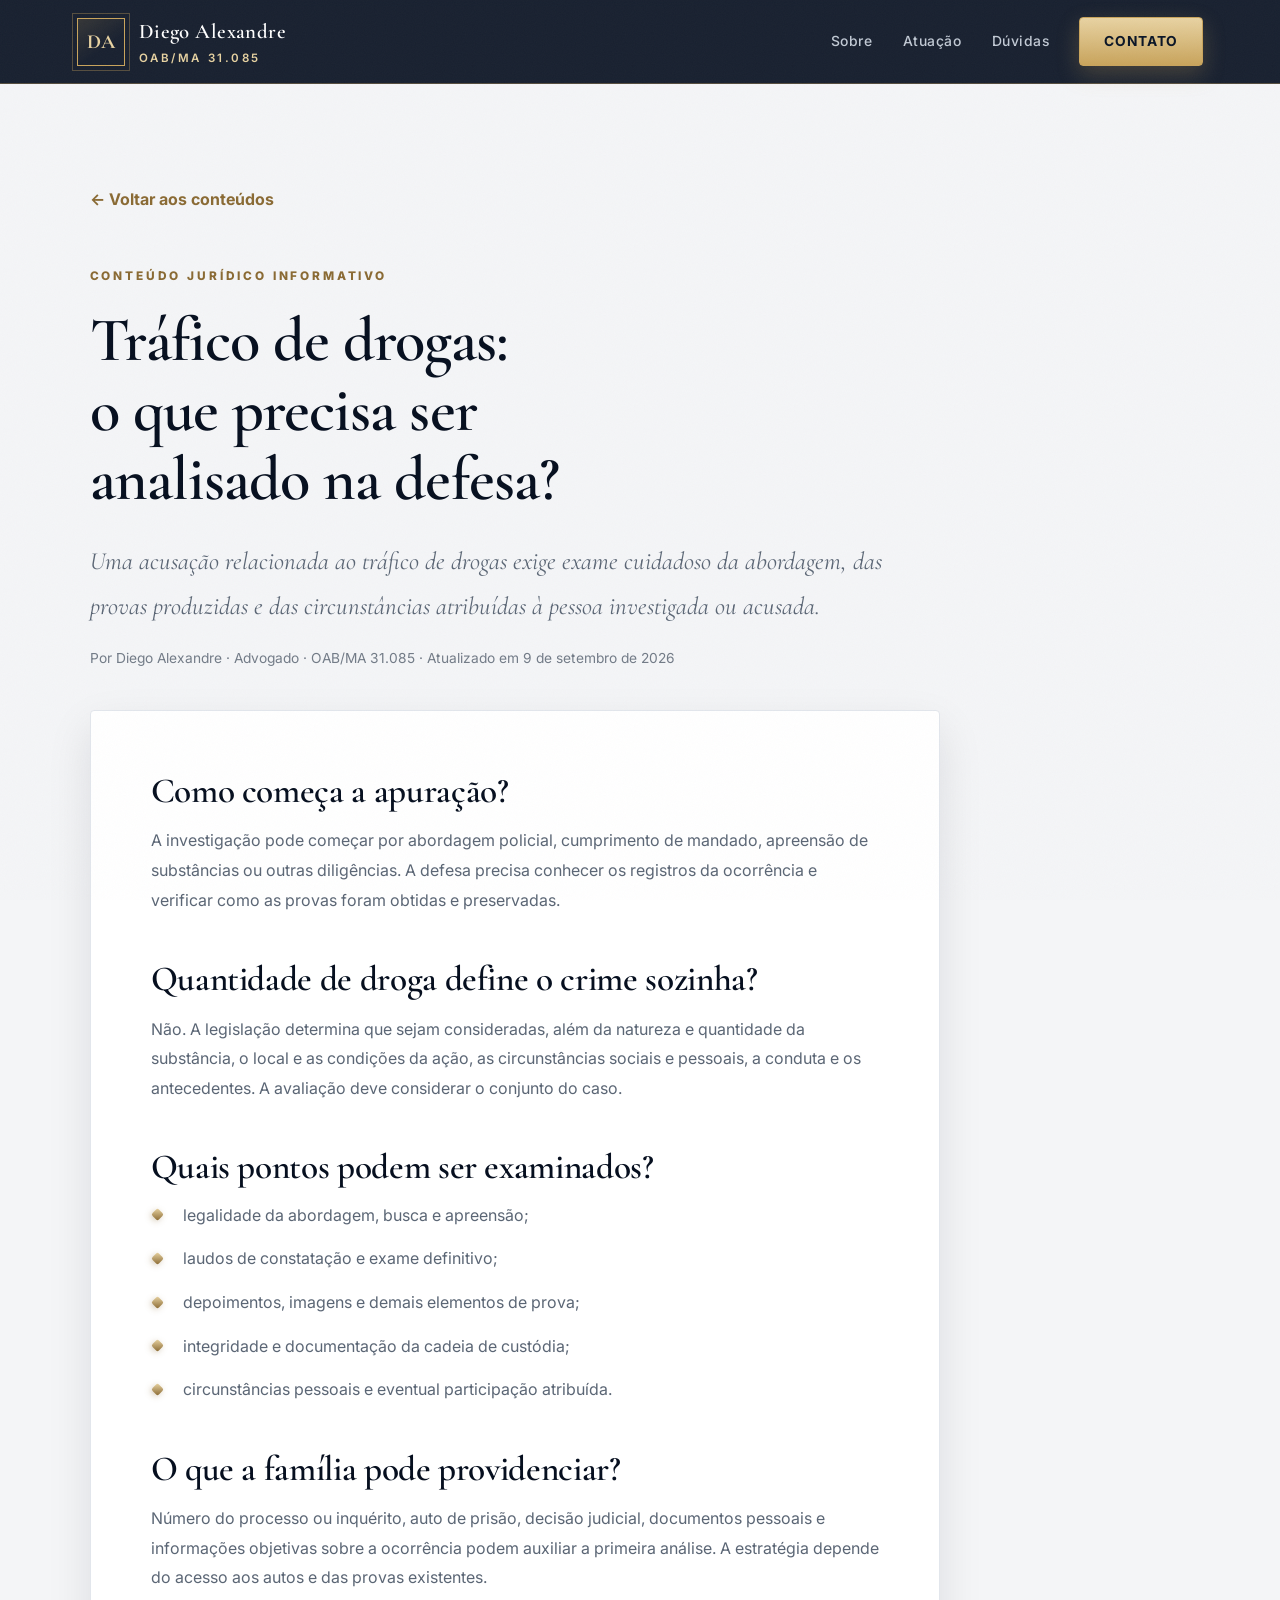
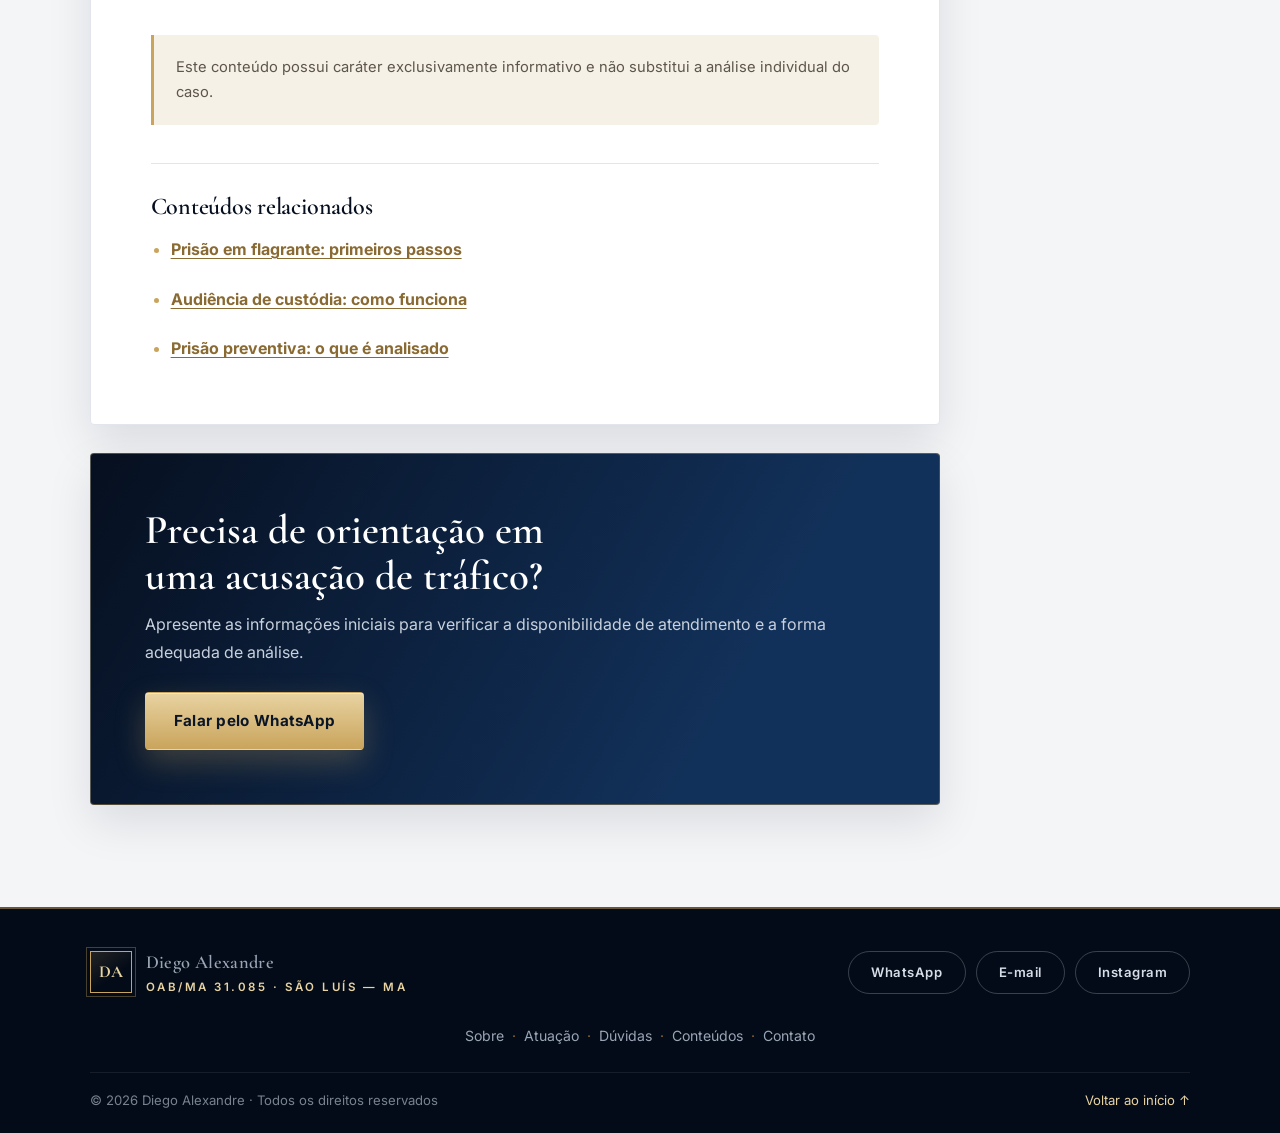
<file: trafico-de-drogas.html>
<!doctype html><html lang="pt-BR"><head><meta charset="utf-8"><meta name="viewport" content="width=device-width,initial-scale=1"><meta name="description" content="Informações sobre investigação, prisão e defesa em acusações de tráfico de drogas em São Luís/MA."><meta name="theme-color" content="#09182f"><link rel="canonical" href="https://diegoalexandreadv.github.io/advocacia-criminal/trafico-de-drogas.html"><meta property="og:title" content="Tráfico de drogas: investigação e defesa | Diego Alexandre"><meta property="og:description" content="Informações sobre investigação, prisão e defesa em acusações de tráfico de drogas em São Luís/MA."><meta property="og:type" content="article"><meta property="og:image" content="https://diegoalexandreadv.github.io/advocacia-criminal/diego-alexandre.jpeg"><title>Tráfico de drogas: investigação e defesa | Diego Alexandre</title><script type="application/ld+json">{"@context":"https://schema.org","@type":"Article","headline":"Tráfico de drogas: o que precisa ser analisado na defesa?","description":"Informações sobre investigação, prisão e defesa em acusações de tráfico de drogas em São Luís/MA.","datePublished":"2026-09-09","dateModified":"2026-09-09","author":{"@type":"Person","name":"Diego Alexandre","jobTitle":"Advogado","identifier":"OAB/MA 31.085"},"publisher":{"@type":"LegalService","name":"Diego Alexandre — Advocacia Criminal"},"mainEntityOfPage":"https://diegoalexandreadv.github.io/advocacia-criminal/trafico-de-drogas.html"}</script><link rel="stylesheet" href="styles.css"></head><body>
<header class="topbar"><a class="brand" href="index.html"><span class="monogram">DA</span><span><strong>Diego Alexandre</strong><small>OAB/MA 31.085</small></span></a><nav class="main-nav"><a href="index.html#sobre">Sobre</a><a href="index.html#atuacao">Atuação</a><a href="index.html#duvidas">Dúvidas</a><a class="nav-contact" href="index.html#contato">Contato</a></nav></header>
<main><article class="legal-article"><a class="back-link" href="index.html#conteudos">← Voltar aos conteúdos</a><p class="eyebrow">Conteúdo jurídico informativo</p><h1>Tráfico de drogas: o que precisa ser analisado na defesa?</h1><p class="article-lead">Uma acusação relacionada ao tráfico de drogas exige exame cuidadoso da abordagem, das provas produzidas e das circunstâncias atribuídas à pessoa investigada ou acusada.</p><p class="article-meta">Por Diego Alexandre · Advogado · OAB/MA 31.085 · Atualizado em 9 de setembro de 2026</p>
<div class="article-body"><h2>Como começa a apuração?</h2><p>A investigação pode começar por abordagem policial, cumprimento de mandado, apreensão de substâncias ou outras diligências. A defesa precisa conhecer os registros da ocorrência e verificar como as provas foram obtidas e preservadas.</p><h2>Quantidade de droga define o crime sozinha?</h2><p>Não. A legislação determina que sejam consideradas, além da natureza e quantidade da substância, o local e as condições da ação, as circunstâncias sociais e pessoais, a conduta e os antecedentes. A avaliação deve considerar o conjunto do caso.</p><h2>Quais pontos podem ser examinados?</h2><ul><li>legalidade da abordagem, busca e apreensão;</li><li>laudos de constatação e exame definitivo;</li><li>depoimentos, imagens e demais elementos de prova;</li><li>integridade e documentação da cadeia de custódia;</li><li>circunstâncias pessoais e eventual participação atribuída.</li></ul><h2>O que a família pode providenciar?</h2><p>Número do processo ou inquérito, auto de prisão, decisão judicial, documentos pessoais e informações objetivas sobre a ocorrência podem auxiliar a primeira análise. A estratégia depende do acesso aos autos e das provas existentes.</p><div class="legal-note">Este conteúdo possui caráter exclusivamente informativo e não substitui a análise individual do caso.</div><nav class="related-links" aria-label="Conteúdos relacionados"><h2>Conteúdos relacionados</h2><ul><li><a href="prisao-em-flagrante.html">Prisão em flagrante: primeiros passos</a></li><li><a href="audiencia-de-custodia.html">Audiência de custódia: como funciona</a></li><li><a href="prisao-preventiva.html">Prisão preventiva: o que é analisado</a></li></ul></nav></div>
<aside class="article-cta"><h2>Precisa de orientação em uma acusação de tráfico?</h2><p>Apresente as informações iniciais para verificar a disponibilidade de atendimento e a forma adequada de análise.</p><a class="button primary" href="https://wa.me/5598984079574?text=Ol%C3%A1%2C%20Dr.%20Diego.%20Gostaria%20de%20informa%C3%A7%C3%B5es%20sobre%20atendimento%20em%20um%20caso%20relacionado%20a%20tr%C3%A1fico%20de%20drogas." target="_blank" rel="noopener noreferrer">Falar pelo WhatsApp</a></aside></article></main>
<footer class="foot-new">
  <div class="foot-top">
    <a class="brand" href="index.html" aria-label="Diego Alexandre — início">
      <span class="monogram sm" aria-hidden="true">DA</span>
      <span><strong>Diego Alexandre</strong><small>OAB/MA 31.085 · São Luís — MA</small></span>
    </a>
    <div class="foot-contact">
      <a href="https://wa.me/5598984079574" target="_blank" rel="noopener">WhatsApp</a>
      <a href="mailto:diegoalexandree.adv@gmail.com">E-mail</a>
      <a href="https://www.instagram.com/diegoalexandreadv/" target="_blank" rel="noopener">Instagram</a>
    </div>
  </div>
  <nav class="foot-links" aria-label="Mapa do site">
    <a href="index.html#sobre">Sobre</a><span>·</span><a href="index.html#atuacao">Atuação</a><span>·</span><a href="index.html#duvidas">Dúvidas</a><span>·</span><a href="index.html#conteudos">Conteúdos</a><span>·</span><a href="index.html#contato">Contato</a>
  </nav>
  <div class="foot-bottom"><span>© 2026 Diego Alexandre · Todos os direitos reservados</span><a href="index.html">Voltar ao início ↑</a></div>
</footer></body></html>
</file>
<file: styles.css>
@import url('https://fonts.googleapis.com/css2?family=Cormorant+Garamond:ital,wght@0,500;0,600;0,700;1,500&family=Inter:wght@400;500;600;700;800&display=swap');

/* ============================================================
   DIEGO ALEXANDRE — ADVOCACIA CRIMINAL · CSS v2 (reescrita total)
   Identidade: azul-marinho profundo + dourado envelhecido
   Tipografia: Cormorant Garamond (display) + Inter (texto)
   ============================================================ */
:root {
  --navy: #060f1f;
  --navy-2: #0b1e3a;
  --navy-3: #10294d;
  --ink: #101b2e;
  --muted: #5b6675;
  --muted-lt: #aeb9c7;
  --gold: #c9a45c;
  --gold-2: #e8d3a2;
  --gold-dk: #8a6a33;
  --paper: #f4f5f7;
  --white: #ffffff;
  --line: #e2e6ec;
  --radius: 4px;
  --shadow-lg: 0 30px 70px rgba(4, 12, 26, .16);
  --shadow-md: 0 18px 45px rgba(4, 12, 26, .10);
  --font-display: "Cormorant Garamond", Georgia, "Times New Roman", serif;
  --font-body: "Inter", "Segoe UI", Arial, Helvetica, sans-serif;
}

* { box-sizing: border-box; }
html { scroll-behavior: smooth; }
body {
  margin: 0;
  color: var(--ink);
  background:
    radial-gradient(900px 480px at 12% 32%, rgba(201, 164, 92, .06), transparent 65%),
    radial-gradient(1000px 520px at 88% 72%, rgba(11, 30, 58, .05), transparent 65%),
    var(--paper);
  font-family: var(--font-body);
  font-size: 16px;
  line-height: 1.7;
  -webkit-font-smoothing: antialiased;
  text-rendering: optimizeLegibility;
}
a { color: inherit; }
img { max-width: 100%; }
h1, h2, h3 { margin-top: 0; line-height: 1.12; text-wrap: balance; }
h1, h2 { font-family: var(--font-display); font-weight: 600; }

/* ---------- Topo ---------- */
.topbar {
  position: sticky; top: 0; z-index: 50;
  min-height: 84px;
  padding: 14px max(clamp(22px, 6vw, 92px), calc((100vw - 1320px) / 2));
  display: flex; align-items: center; justify-content: space-between; gap: 24px;
  background: rgba(6, 15, 31, .92);
  -webkit-backdrop-filter: blur(14px); backdrop-filter: blur(14px);
  color: var(--white);
  border-bottom: 1px solid rgba(201, 164, 92, .35);
}
.brand { display: flex; align-items: center; gap: 14px; text-decoration: none; }
.brand strong, .brand small { display: block; }
.brand strong { font-family: var(--font-display); font-size: 1.3rem; font-weight: 600; letter-spacing: .02em; }
.brand small { color: var(--gold-2); font-size: .72rem; font-weight: 600; letter-spacing: .22em; text-transform: uppercase; }
.monogram {
  width: 48px; height: 48px; flex: 0 0 auto;
  display: grid; place-items: center;
  border: 1px solid var(--gold);
  outline: 1px solid rgba(201, 164, 92, .35); outline-offset: 4px;
  color: var(--gold-2);
  font-family: var(--font-display); font-size: 1.25rem; font-weight: 700;
  background: linear-gradient(145deg, rgba(201,164,92,.16), transparent 60%);
}
.main-nav { display: flex; align-items: center; gap: 30px; }
.main-nav > a:not(.nav-contact) {
  position: relative; color: #c2cad5; font-size: .87rem; font-weight: 500;
  letter-spacing: .04em; text-decoration: none; padding: 6px 0; transition: color .2s ease;
}
.main-nav > a:not(.nav-contact)::after {
  content: ""; position: absolute; left: 0; bottom: 0; height: 1px; width: 0;
  background: var(--gold); transition: width .25s ease;
}
.main-nav > a:not(.nav-contact):hover { color: var(--gold-2); }
.main-nav > a:not(.nav-contact):hover::after { width: 100%; }
.nav-contact {
  padding: 12px 24px; border: 1px solid var(--gold); border-radius: var(--radius);
  color: #0a1526; font-weight: 700; font-size: .86rem; letter-spacing: .06em; text-transform: uppercase;
  background: linear-gradient(180deg, var(--gold-2), var(--gold));
  text-decoration: none; transition: transform .2s ease, box-shadow .2s ease, filter .2s ease;
  box-shadow: 0 8px 22px rgba(201, 164, 92, .25);
}
.nav-contact:hover { transform: translateY(-2px); filter: brightness(1.06); box-shadow: 0 12px 28px rgba(201, 164, 92, .35); }

/* ---------- Faixa urgente ---------- */
.urgent-strip {
  padding: 12px max(clamp(22px, 7vw, 108px), calc((100vw - 1320px) / 2));
  display: flex; align-items: center; justify-content: center; gap: 8px 16px; flex-wrap: wrap;
  background: linear-gradient(90deg, #d9bd85, #efdfbc 50%, #d9bd85);
  color: #3d2c10; font-size: .88rem; text-align: center;
}
.urgent-strip strong { font-weight: 800; }
.urgent-strip a { color: #3d2c10; font-weight: 800; text-underline-offset: 4px; }
.urgent-strip a:hover { color: #000; }

/* ---------- Hero ---------- */
.hero {
  position: relative; overflow: hidden;
  min-height: calc(100vh - 84px);
  padding: clamp(70px, 8vw, 116px) max(clamp(22px, 7vw, 108px), calc((100vw - 1320px) / 2));
  display: grid; grid-template-columns: minmax(0, 1.15fr) minmax(360px, .72fr);
  align-items: center; gap: clamp(54px, 8vw, 124px);
  color: var(--white);
  background:
    radial-gradient(1000px 480px at 50% -8%, rgba(38, 84, 140, .5), transparent 65%),
    radial-gradient(760px 560px at 10% 32%, rgba(201, 164, 92, .13), transparent 60%),
    radial-gradient(900px 700px at 50% 115%, rgba(0, 0, 0, .55), transparent 70%),
    linear-gradient(160deg, #030912 0%, #071224 58%, #0a1c36 100%);
}
.hero::before {
  content: ""; position: absolute; inset: 0; pointer-events: none; opacity: .5;
  background-image: linear-gradient(rgba(255,255,255,.035) 1px, transparent 1px),
    linear-gradient(90deg, rgba(255,255,255,.035) 1px, transparent 1px);
  background-size: 72px 72px;
  mask-image: radial-gradient(ellipse at 70% 20%, #000 20%, transparent 70%);
  -webkit-mask-image: radial-gradient(ellipse at 70% 20%, #000 20%, transparent 70%);
}
.hero::after {
  content: ""; position: absolute; inset: 0 -420px 0 0; pointer-events: none;
  background:
    repeating-linear-gradient(90deg, transparent 0 150px, rgba(216, 178, 106, .06) 150px 178px, transparent 178px 420px),
    radial-gradient(circle 2px at 60px 200px, rgba(232, 211, 162, .8), transparent 3px),
    radial-gradient(circle 1.5px at 180px 80px, rgba(232, 211, 162, .55), transparent 3px);
  background-size: auto, 260px 260px, 260px 260px;
  background-repeat: repeat, repeat, repeat;
  animation: heroBeamsGPU 24s linear infinite;
  will-change: transform;
}
@keyframes heroBeamsGPU {
  from { transform: translateX(0); }
  to { transform: translateX(-420px); }
}
.hero-copy, .hero-visual { position: relative; z-index: 1; animation: rise .7s ease both; }
.hero-visual { animation-delay: .12s; }
@keyframes rise { from { opacity: 0; transform: translateY(26px); } to { opacity: 1; transform: none; } }
.hero-visual { animation: rise .7s ease .12s both, heroFloat 7s ease-in-out 1s infinite; }
@keyframes heroFloat { 0%, 100% { transform: translateY(0); } 50% { transform: translateY(-10px); } }
.eyebrow {
  margin: 0 0 20px; color: var(--gold-dk);
  font-size: .74rem; font-weight: 800; letter-spacing: .24em; text-transform: uppercase;
}
/* linha da eyebrow removida */
.hero .eyebrow, .eyebrow.light { color: var(--gold-2); }
.hero .eyebrow {
  display: inline-flex; border: 1px solid rgba(201, 164, 92, .55); border-radius: 100px;
  padding: 9px 22px; background: rgba(201, 164, 92, .08);
}
h1 {
  max-width: 800px; margin-bottom: 26px;
  font-size: clamp(2.7rem, 5.2vw, 4.8rem);
  letter-spacing: -.01em; font-weight: 600;
}
.intro { max-width: 640px; margin: 0; color: #bcc6d3; font-size: clamp(1.05rem, 1.35vw, 1.2rem); line-height: 1.8; }
.hero-actions { display: flex; flex-wrap: wrap; gap: 14px; margin-top: 42px; }
.hero h1 em { font-style: italic; background: linear-gradient(120deg, var(--gold-2), var(--gold)); -webkit-background-clip: text; background-clip: text; color: transparent; -webkit-text-fill-color: transparent; }
.hero-trust { list-style: none; margin: 34px 0 0; padding: 0; display: flex; flex-wrap: wrap; gap: 10px 26px; }
.hero-trust li { position: relative; padding-left: 26px; color: #c3ccd7; font-size: .86rem; font-weight: 600; letter-spacing: .05em; }
.hero-trust li::before { content: "✓"; position: absolute; left: 0; top: 0; color: var(--gold); font-weight: 800; }
.button {
  min-height: 54px; padding: 15px 28px;
  display: inline-flex; align-items: center; justify-content: center;
  border: 1px solid transparent; border-radius: var(--radius);
  font-weight: 700; font-size: .95rem; letter-spacing: .02em; text-decoration: none;
  transition: transform .2s ease, background .2s ease, color .2s ease, box-shadow .2s ease, border-color .2s ease;
}
.button:hover { transform: translateY(-2px); }
.button:focus-visible { outline: 3px solid rgba(201, 165, 94, .5); outline-offset: 3px; }
.primary {
  background: linear-gradient(180deg, var(--gold-2), var(--gold));
  color: #0a1526; box-shadow: 0 12px 30px rgba(201, 164, 92, .28);
}
.primary:hover { filter: brightness(1.05); box-shadow: 0 16px 36px rgba(201, 164, 92, .38); }
.secondary { border-color: rgba(255, 255, 255, .4); color: var(--white); }
.secondary:hover { background: rgba(255, 255, 255, .09); border-color: rgba(255, 255, 255, .7); }
.credential {
  margin: 34px 0 0; padding: 14px 0 14px 18px;
  border-left: 2px solid var(--gold);
  color: #d6dde6; font-size: .92rem; font-weight: 600; letter-spacing: .06em;
}
.credential span { margin: 0 10px; color: var(--gold); font-size: 1rem; }

.hero-copy { grid-column: 2; grid-row: 1; }
.hero-visual {
  width: 100%; max-width: 440px; justify-self: start;
  grid-column: 1; grid-row: 1;
}
.hero-visual { position: relative; }
.hero-visual::before {
  content: ""; position: absolute; inset: -12% -18% -8% -18%; pointer-events: none;
  background:
    radial-gradient(320px 320px at 30% 25%, rgba(201, 164, 92, .30), transparent 68%),
    radial-gradient(380px 380px at 75% 70%, rgba(28, 70, 130, .50), transparent 68%);
  animation: photoGlow 9s ease-in-out infinite alternate;
  will-change: transform, opacity;
}
@keyframes photoGlow {
  from { transform: translate(-14px, -8px) scale(1); opacity: .85; }
  to { transform: translate(16px, 12px) scale(1.08); opacity: 1; }
}
.portrait-frame { position: relative; overflow: hidden; border-radius: 18px; }
.portrait-frame::after {
  content: ""; position: absolute; top: 0; bottom: 0; width: 90px; left: -140px;
  background: linear-gradient(105deg, transparent, rgba(255, 255, 255, .28), transparent);
  transform: skewX(-18deg); pointer-events: none; z-index: 2;
  animation: photoShine 9s ease-in-out infinite;
}
@keyframes photoShine { 0%, 62% { left: -140px; } 88%, 100% { left: calc(100% + 60px); } }
.portrait-frame img {
  position: relative; width: 100%; height: auto; aspect-ratio: 4 / 5; display: block;
  object-fit: cover; object-position: center 18%;
  border: none;
  filter: saturate(.88) contrast(1.05);
  box-shadow: 0 34px 90px rgba(0, 0, 0, .45);
}
.portrait-caption {
  margin-top: 24px; padding: 16px 2px 0;
  display: flex; align-items: flex-start; justify-content: space-between; gap: 20px;
  color: #aeb9c7;
}
.portrait-caption strong, .portrait-caption span { display: block; }
.portrait-caption strong { color: var(--white); font-family: var(--font-display); font-size: 1.3rem; font-weight: 600; }
.portrait-caption span { margin-top: 2px; font-size: .82rem; }
.portrait-caption .location { margin-top: 4px; color: var(--gold-2); font-size: .74rem; font-weight: 700; letter-spacing: .14em; text-transform: uppercase; white-space: nowrap; }

/* ---------- Seções claras ---------- */
.practice { padding: clamp(80px, 9vw, 128px) max(clamp(22px, 7vw, 108px), calc((100vw - 1320px) / 2)); background: #faf7f0; }
.about, .faq, .articles {
  padding: clamp(80px, 9vw, 128px) max(clamp(22px, 7vw, 108px), calc((100vw - 1320px) / 2));
  background: var(--white);
}
.section-heading { max-width: 800px; margin-bottom: 54px; }
.section-heading h2, .contact h2 {
  margin-bottom: 0; color: var(--navy);
  font-size: clamp(2.1rem, 3.8vw, 3.3rem); font-weight: 600; letter-spacing: -.01em;
}

.about-grid { display: grid; grid-template-columns: 1.15fr .85fr; gap: clamp(42px, 8vw, 110px); align-items: start; }
.about-grid > p { margin: 0; color: var(--muted); font-size: 1.08rem; line-height: 1.85; }
.about-details { display: grid; border-top: 2px solid var(--navy); }
.about-details span {
  padding: 18px 4px; display: flex; justify-content: space-between; gap: 20px;
  border-bottom: 1px solid var(--line); color: var(--muted); font-size: .95rem;
}
.about-details strong { color: var(--navy); font-weight: 700; }

/* ---------- Cards de atuação ---------- */
.cards { display: grid; grid-template-columns: 1fr; gap: 0; border-top: 1px solid var(--line); }
.cards article {
  position: relative; min-height: 0; padding: 32px 22px;
  display: grid; grid-template-columns: 96px 1fr; gap: 28px; align-items: center;
  background: transparent; border: none; border-bottom: 1px solid var(--line); border-radius: 0;
  overflow: visible; transition: background .3s ease, padding .3s ease;
}
.cards article::before { display: none; }
.cards article:hover { transform: none; background: var(--navy); box-shadow: var(--shadow-md); padding-left: 30px; }
.cards article:hover::before { transform: scaleX(0); }
.cards span { color: var(--gold); font-family: var(--font-display); font-size: 1.6rem; font-weight: 700; line-height: 1; }
.cards article { cursor: pointer; }
.cards h3 { margin: 0 0 10px; color: var(--navy); font-size: clamp(1.5rem, 2.4vw, 1.9rem); font-weight: 600; transition: color .3s ease; }
.cards h3 a { color: inherit; text-decoration: none; }
.cards article:hover h3 { color: var(--white); }
.cards article:hover h3 a:hover { color: var(--gold-2); }
.cards h3 a:hover { color: var(--gold-dk); }
.cards article:hover h3 a:hover { color: var(--gold-2); }
.cards p { margin: 0; max-width: 640px; color: var(--muted); font-size: .97rem; transition: color .3s ease; }
.cards article:hover p { color: #c3ccd7; }

/* ---------- Faixas escuras ---------- */
.approach, .service-mode {
  padding: clamp(66px, 7vw, 96px) max(clamp(22px, 7vw, 108px), calc((100vw - 1320px) / 2));
  display: grid; grid-template-columns: 1fr 1fr; gap: clamp(40px, 9vw, 140px); align-items: end;
  color: var(--white);
}
.approach {
  background: linear-gradient(120deg, var(--navy-2), #12315a 70%, #16406f);
  border-top: 1px solid rgba(201, 164, 92, .35);
}
.approach h2 { margin: 0; max-width: 620px; font-size: clamp(2.1rem, 3.8vw, 3.4rem); font-weight: 600; }
.approach > p { margin: 0; color: #c8d1dd; font-size: 1.06rem; line-height: 1.8; }
.service-mode { background: linear-gradient(120deg, #0a1830, var(--navy-2)); border-top: 1px solid rgba(255,255,255,.07); }
.service-mode h2 { margin: 0; font-size: clamp(2.1rem, 3.8vw, 3.3rem); font-weight: 600; }
.service-mode > p { margin: 0; color: #c8d1dd; line-height: 1.8; }

/* ---------- FAQ ---------- */
.faq { background: var(--paper); }
.faq-list { border-top: 1px solid #cfd5dd; }
.faq details { border-bottom: 1px solid #cfd5dd; transition: background .2s ease; }
.faq details[open] { background: var(--white); }
.faq summary {
  position: relative; padding: 26px 56px 26px 0; color: var(--navy);
  font-family: var(--font-display); font-size: 1.35rem; font-weight: 600; cursor: pointer; list-style: none;
}
.faq summary::-webkit-details-marker { display: none; }
.faq summary::after {
  content: "+"; position: absolute; right: 6px; top: 50%; transform: translateY(-50%);
  width: 34px; height: 34px; display: grid; place-items: center;
  border: 1px solid var(--gold); border-radius: 50%; color: var(--gold-dk);
  font-family: var(--font-body); font-size: 1.2rem; font-weight: 400; transition: transform .25s ease, background .25s ease;
}
.faq details[open] summary::after { transform: translateY(-50%) rotate(45deg); background: var(--navy); border-color: var(--navy); color: var(--gold-2); }
.faq details p { max-width: 850px; margin: 0 0 26px; color: var(--muted); }

/* ---------- Artigos ---------- */
.article-grid { display: grid; grid-template-columns: repeat(3, 1fr); gap: 20px; }
.article-grid article {
  padding: 30px 28px 32px; border: 1px solid var(--line); border-radius: 8px;
  background: var(--white); transition: transform .25s ease, box-shadow .25s ease, border-color .25s ease;
  display: flex; flex-direction: column; cursor: pointer;
}
.article-grid article:hover { transform: translateY(-5px); box-shadow: var(--shadow-md); border-color: #d3bd8a; }
.article-grid span {
  display: inline-block; align-self: flex-start; color: var(--gold-dk);
  font-size: .68rem; font-weight: 800; letter-spacing: .18em; text-transform: uppercase;
  border: 1px solid #d8c08a; border-radius: 100px; padding: 5px 14px; background: #faf6ec;
}
.article-grid h3 { margin: 18px 0 12px; color: var(--navy); font-size: clamp(1.4rem, 2vw, 1.65rem); font-weight: 600; line-height: 1.25; }
.article-grid p { color: var(--muted); font-size: .95rem; flex: 1; }
.article-grid a { color: var(--gold-dk); font-weight: 700; text-decoration: underline; text-underline-offset: 4px; text-decoration-color: #d8c08a; align-self: flex-start; margin-top: 16px; }
.article-grid a:hover { color: var(--navy); text-decoration-color: var(--navy); }

/* ---------- Artigo em destaque ---------- */
.featured {
  display: grid; grid-template-columns: 1fr 1fr; gap: 0; align-items: stretch;
  background: linear-gradient(120deg, var(--navy) 55%, #12315a);
  color: var(--white); border-top: 1px solid rgba(201, 164, 92, .4);
  border-bottom: 1px solid rgba(201, 164, 92, .4);
}
.featured-media { position: relative; min-height: 320px; overflow: hidden; }
.featured-media img {
  position: absolute; inset: 0; width: 100%; height: 100%; object-fit: cover;
  filter: saturate(.85) contrast(1.05); transition: transform .8s cubic-bezier(.2, .7, .2, 1);
}
.featured:hover .featured-media img { transform: scale(1.04); }
.featured-tag {
  position: absolute; top: 22px; left: 22px; z-index: 1;
  background: var(--gold); color: var(--navy);
  font-size: .7rem; font-weight: 800; letter-spacing: .16em; text-transform: uppercase;
  padding: 7px 16px; border-radius: 100px;
}
.featured-copy { padding: clamp(40px, 5vw, 72px) clamp(28px, 5vw, 72px); align-self: center; }
.featured-copy h2 { font-size: clamp(1.9rem, 3.4vw, 2.9rem); font-weight: 600; margin: 0 0 16px; }
.featured-copy p { color: #c3ccd7; margin: 0 0 28px; font-size: 1.02rem; }
@media (max-width: 860px) {
  .featured { grid-template-columns: 1fr; }
  .featured-media { min-height: 220px; }
}

/* ---------- Contato ---------- */
.contact {
  max-width: 1320px; margin: 0 auto;
  padding: clamp(84px, 10vw, 140px) max(clamp(22px, 7vw, 108px), calc((100vw - 1320px) / 2));
  display: grid; grid-template-columns: .82fr 1.18fr; gap: clamp(45px, 8vw, 110px); align-items: start;
}
.contact-copy > p:not(.eyebrow) { color: var(--muted); font-size: 1.06rem; }
.contact-data { margin-top: 36px; border-top: 2px solid var(--navy); }
.contact-data span { padding: 18px 4px; display: block; border-bottom: 1px solid var(--line); }
.contact-data small { display: block; margin-bottom: 3px; color: #7a8491; font-size: .72rem; font-weight: 700; text-transform: uppercase; letter-spacing: .14em; }
.contact-data strong, .contact-data a { color: var(--navy); font-weight: 700; text-decoration: none; font-size: 1.02rem; }
.contact-data a:hover { color: var(--gold-dk); }
.contact-form {
  padding: clamp(28px, 4vw, 48px);
  background: var(--white); border: 1px solid var(--line); border-top: 4px solid var(--gold); border-radius: var(--radius);
  box-shadow: var(--shadow-lg);
}
.field { display: flex; flex-direction: column; gap: 8px; margin-bottom: 20px; }
.form-row { display: grid; grid-template-columns: 1fr 1fr; gap: 16px; }
.field label { color: var(--navy); font-size: .82rem; font-weight: 700; letter-spacing: .06em; text-transform: uppercase; }
.field input, .field select, .field textarea {
  width: 100%; padding: 15px 16px;
  border: 1px solid #cfd5dd; border-radius: var(--radius);
  background: #fbfcfd; color: var(--ink); font: inherit; outline: none;
  transition: border-color .2s, box-shadow .2s, background .2s;
}
.field input:focus, .field select:focus, .field textarea:focus {
  border-color: var(--gold); background: var(--white); box-shadow: 0 0 0 4px rgba(201, 164, 92, .16);
}
.field textarea { resize: vertical; min-height: 130px; }
.contact-form .button { width: 100%; cursor: pointer; font: inherit; }
.contact-form > small { display: block; margin-top: 16px; color: #747d8b; line-height: 1.6; font-size: .83rem; }

/* ---------- Flutuantes ---------- */
.floating-socials { position: fixed; right: 22px; bottom: 22px; z-index: 60; display: grid; gap: 12px; }
.social-float {
  width: 54px; height: 54px; display: grid; place-items: center; border-radius: 50%;
  color: #fff; box-shadow: 0 14px 32px rgba(0, 0, 0, .3);
  transition: transform .2s ease, box-shadow .2s ease;
}
.social-float:hover { transform: translateY(-3px) scale(1.04); box-shadow: 0 18px 40px rgba(0, 0, 0, .36); }
.social-float svg { width: 26px; height: 26px; fill: none; stroke: currentColor; stroke-width: 1.8; stroke-linecap: round; stroke-linejoin: round; }
.social-float svg .dot { fill: currentColor; stroke: none; }
.instagram-float { background: linear-gradient(145deg, #7139a6, #d33f72 55%, #e6a14a); }
.whatsapp-float { background: linear-gradient(145deg, #1d7a4f, #176b46); }

/* ---------- Rodapé ---------- */
footer {
  padding: 38px max(clamp(22px, 7vw, 108px), calc((100vw - 1320px) / 2)) 22px;
  background: #030b18; color: #9aa5b5;
  border-top: 2px solid rgba(201, 164, 92, .5);
}
.foot-grid { display: grid; grid-template-columns: 1.4fr 1fr 1fr 1fr; gap: 28px; max-width: 1320px; margin: 0 auto 24px; }
.foot-brand { display: flex; gap: 15px; align-items: flex-start; }
.monogram.sm { width: 42px; height: 42px; font-size: 1.05rem; outline-offset: 3px; flex: 0 0 auto; }
.foot-brand strong { display: block; color: var(--white); font-family: var(--font-display); font-size: 1.12rem; font-weight: 600; }
.foot-brand span { display: block; margin-top: 3px; font-size: .83rem; color: #8b95a5; }
.foot-col h4 { margin: 0 0 14px; color: var(--gold-2); font-size: .7rem; font-weight: 800; letter-spacing: .2em; text-transform: uppercase; }
.foot-col a { display: block; color: #9aa5b5; font-size: .9rem; padding: 5px 0; text-decoration: none; transition: color .2s ease, padding-left .2s ease; }
.foot-col a:hover { color: var(--gold-2); padding-left: 6px; }
.foot-bottom {
  max-width: 1320px; margin: 0 auto; padding-top: 16px;
  border-top: 1px solid rgba(255, 255, 255, .08);
  display: flex; justify-content: space-between; gap: 12px; flex-wrap: wrap;
  font-size: .82rem; color: #78828f;
}
.foot-bottom a { color: var(--gold-2); text-decoration: none; }
.foot-bottom a:hover { text-decoration: underline; }

/* Rodapé original (páginas internas, aguardando aprovação do novo) */
footer:not(.foot-new) { display: flex; justify-content: space-between; gap: 24px; align-items: center; }
footer:not(.foot-new) strong, footer:not(.foot-new) span { display: block; }
footer:not(.foot-new) strong { color: var(--white); font-family: var(--font-display); font-size: 1.2rem; font-weight: 600; }
footer:not(.foot-new) span, footer:not(.foot-new) p { margin: 2px 0 0; font-size: .85rem; }
footer:not(.foot-new) p { text-align: right; }
footer:not(.foot-new) p a { color: var(--gold-2); text-decoration: none; }
footer:not(.foot-new) p a:hover { text-decoration: underline; }
/* Rascunho compacto (só no index, aguardando aprovação) */
.foot-new .foot-top { display: flex; justify-content: space-between; align-items: center; gap: 24px; flex-wrap: wrap; max-width: 1320px; margin: 0 auto 26px; }
.foot-new .brand strong { font-size: 1.15rem; }
.foot-new .foot-contact { display: flex; gap: 10px; flex-wrap: wrap; }
.foot-new .foot-contact a {
  border: 1px solid rgba(255, 255, 255, .22); border-radius: 100px;
  padding: 9px 22px; font-size: .82rem; font-weight: 600; letter-spacing: .04em;
  color: #d6dde6; text-decoration: none; transition: border-color .2s, color .2s, transform .2s;
}
.foot-new .foot-contact a:hover { border-color: var(--gold); color: var(--gold-2); transform: translateY(-2px); }
.foot-new .foot-links { text-align: center; margin-bottom: 24px; font-size: .88rem; }
.foot-new .foot-links a { color: #9aa5b5; text-decoration: none; margin: 0 4px; }
.foot-new .foot-links a:hover { color: var(--gold-2); }
.foot-new .foot-links span { color: var(--gold-dk); margin: 0 4px; }
.foot-new .foot-bottom { text-align: left; }
@media (max-width: 620px) {
  footer:not(.foot-new) { align-items: flex-start; flex-direction: column; }
  footer:not(.foot-new) p { text-align: left; }
  .foot-new .foot-top { align-items: flex-start; flex-direction: column; }
}
@media (max-width: 900px) { .foot-grid { grid-template-columns: 1fr 1fr; } }
@media (max-width: 620px) {
  .foot-grid { grid-template-columns: 1fr; gap: 28px; }
  footer { padding: 44px 20px 26px; }
}

/* ---------- Páginas de conteúdo ---------- */
.legal-article { padding: clamp(70px, 8vw, 110px) max(clamp(22px, 7vw, 108px), calc((100vw - 1180px) / 2)); background: var(--paper); }
.back-link {
  display: inline-flex; align-items: center; gap: 8px; margin-bottom: 48px;
  color: var(--gold-dk); font-weight: 700; text-decoration: none;
  padding-bottom: 3px; border-bottom: 1px solid transparent; transition: gap .2s ease, border-color .2s ease;
}
.back-link:hover { gap: 12px; border-color: var(--gold); }
.legal-article > h1 { max-width: 22ch; margin-bottom: 24px; color: var(--navy); font-size: clamp(2.4rem, 5vw, 3.9rem); letter-spacing: -.015em; text-wrap: balance; }
.h1-it { font-style: italic; background: linear-gradient(115deg, var(--gold-dk), var(--gold)); -webkit-background-clip: text; background-clip: text; color: transparent; -webkit-text-fill-color: transparent; }
.article-body h2 {
  margin: 54px 0 16px; color: var(--navy);
  font-size: clamp(1.7rem, 3.2vw, 2.35rem); font-weight: 600; letter-spacing: -.01em;
}
.article-body h2:first-of-type { margin-top: 8px; }
.article-lead { max-width: 850px; margin: 0 0 18px; color: var(--muted); font-size: clamp(1.1rem, 2vw, 1.35rem); line-height: 1.8; }
.article-meta { margin: 0 0 40px; color: #727b87; font-size: .86rem; }
.article-body {
  max-width: 850px; padding: clamp(30px, 5vw, 60px);
  background: var(--white); border: 1px solid var(--line); border-radius: var(--radius);
  box-shadow: var(--shadow-md);
}
.article-body h2 { margin: 44px 0 14px; color: var(--navy); font-size: clamp(1.6rem, 3vw, 2.2rem); }
.article-body h2:first-child { margin-top: 0; }
.article-body p, .article-body li { color: var(--muted); line-height: 1.85; }
.article-body li + li { margin-top: 10px; }
.article-body ul { padding-left: 22px; }
.article-body li::marker { color: var(--gold); }
/* Glossário: comentários junto a termos técnicos, padrão único */
.article-body .gloss { font-size: .93em; color: #6b7280; }
.legal-note {
  margin-top: 42px; padding: 20px 22px;
  border-left: 3px solid var(--gold); border-radius: 0 var(--radius) var(--radius) 0;
  background: #f6f1e7; color: #5d564b; font-size: .92rem;
}
.article-figure { margin: 0 0 36px; }
.article-figure img {
  width: 100%; height: auto; display: block; aspect-ratio: 16 / 9; object-fit: cover;
  border-radius: var(--radius); box-shadow: var(--shadow-md);
}
.article-figure figcaption { margin-top: 10px; color: #7a8491; font-size: .82rem; }
.article-callout {
  margin: 28px 0; padding: 22px 24px; border-radius: var(--radius);
  background: #fbf4e4; border: 1px solid #e3cf9f; color: #5d564b; font-size: .95rem;
}
.article-callout p { margin: 0; }
.tabela { overflow-x: auto; margin: 24px 0; }
.tabela table { width: 100%; min-width: 560px; border-collapse: collapse; font-size: .93rem; }
.tabela th, .tabela td { text-align: left; padding: 13px 15px; border-bottom: 1px solid var(--line); vertical-align: top; }
.tabela th {
  color: var(--navy); font-size: .78rem; font-weight: 800; letter-spacing: .08em; text-transform: uppercase;
  border-bottom: 2px solid var(--gold);
}
.tabela td { color: var(--muted); }
/* Tabela premium */
.tabela { border: 1px solid var(--line); border-radius: 12px; background: #fff; box-shadow: var(--shadow-md); }
.tabela table { margin: 0; }
.tabela thead th {
  background: var(--navy); color: #fff; border: none;
  padding: 16px 18px; font-size: .75rem;
}
.tabela thead th:first-child { border-radius: 11px 0 0 0; }
.tabela thead th:last-child { border-radius: 0 11px 0 0; }
.tabela tbody tr { transition: background .2s ease; }
.tabela tbody tr:hover { background: #faf6ec; }
.tabela tbody td { padding: 15px 18px; }
.tabela tbody td:first-child { font-weight: 600; color: var(--ink); border-left: 3px solid transparent; }
.tabela tbody tr:hover td:first-child { border-left-color: var(--gold); }
.tabela tbody tr:last-child td { border-bottom: none; }
/* Marcadores editoriais no lugar das bolinhas */
.article-body > ul { list-style: none; padding-left: 0; margin: 0 0 1.5rem; display: grid; gap: 14px; }
.article-body > ul > li { position: relative; padding-left: 32px; }
.article-body > ul > li::before {
  content: ""; position: absolute; left: 2px; top: .6em;
  width: 9px; height: 9px; border-radius: 2px;
  background: linear-gradient(135deg, var(--gold-2), var(--gold-dk));
  transform: rotate(45deg); box-shadow: 0 2px 6px rgba(138, 106, 51, .35);
}
.article-body > ul > li + li { margin-top: 0; }
@media (max-width: 640px) {
  .tabela { overflow-x: visible; box-shadow: none; }
  .tabela table, .tabela tbody, .tabela tr, .tabela td { display: block; width: 100%; }
  .tabela table { min-width: 0; }
  .tabela thead { display: none; }
  .tabela tbody tr { border: 1px solid var(--line); border-radius: 10px; margin-bottom: 12px; background: #fff; overflow: hidden; }
  .tabela tbody td { border: none; border-bottom: 1px solid var(--line); padding: 12px 16px; }
  .tabela tbody td:last-child { border-bottom: none; }
  .tabela tbody td:first-child { border-left: none; }
  .tabela tbody td::before {
    content: attr(data-label); display: block;
    font-size: .68rem; font-weight: 800; letter-spacing: .12em; text-transform: uppercase;
    color: var(--gold-dk); margin-bottom: 4px;
  }
}
.related-links { margin-top: 38px; padding-top: 30px; border-top: 1px solid var(--line); }
.related-links h2 { margin-top: 0; font-size: 1.5rem; }
.related-links ul { padding-left: 20px; margin: 14px 0 0; display: grid; gap: 10px; }
.related-links a { color: var(--gold-dk); font-weight: 700; text-underline-offset: 3px; }
.related-links a:hover { color: var(--navy); }
.article-cta {
  max-width: 850px; margin-top: 28px; padding: clamp(30px, 5vw, 54px);
  background: linear-gradient(120deg, var(--navy), #12315a 75%);
  border: 1px solid rgba(201, 164, 92, .4); border-radius: var(--radius);
  color: #fff; box-shadow: var(--shadow-md);
}
.article-cta h2 { margin-bottom: 12px; font-size: clamp(1.8rem, 3.2vw, 2.6rem); font-weight: 600; }
.article-cta p { margin: 0 0 26px; color: #c8d1dd; }

/* ---------- Responsivo ---------- */
@media (max-width: 1020px) {
  .article-grid { grid-template-columns: repeat(2, 1fr); }
}
@media (max-width: 900px) {
  .hero { grid-template-columns: 1fr; min-height: auto; }
  .hero-copy, .hero-visual { grid-column: auto; grid-row: auto; }
  .hero-visual { max-width: 380px; justify-self: start; }
  .hero-visual::before { inset: -8% -10% -6% -10%; }
  .main-nav > a:not(.nav-contact) { display: none; }
  .contact { grid-template-columns: 1fr; }
  .about-grid { grid-template-columns: 1fr; gap: 40px; }
}
@media (max-width: 620px) {
  .topbar { min-height: 72px; padding: 13px 18px; }
  .monogram { width: 40px; height: 40px; outline-offset: 3px; }
  .brand strong { font-size: 1.05rem; }
  .nav-contact { padding: 10px 14px; font-size: .76rem; }
  .hero { padding: 60px 20px 66px; gap: 40px; }
  .portrait-caption { margin: -48px 12px 0; padding: 14px 18px; }
  h1 { font-size: clamp(2.3rem, 12vw, 3.2rem); }
  .hero-actions, .hero-actions .button { width: 100%; }
  .portrait-frame::after { transform: translate(12px, 12px); }
  .practice { padding: 70px 20px; }
  .cards { grid-template-columns: 1fr; }
  .cards article { min-height: 0; padding: 26px 16px; grid-template-columns: 52px 1fr; gap: 18px; }
  .cards span { font-size: 1.25rem; }
  .approach { grid-template-columns: 1fr; padding: 62px 20px; }
  .about, .faq, .articles { padding: 70px 20px; }
  .service-mode { grid-template-columns: 1fr; padding: 62px 20px; gap: 28px; }
  .article-grid { grid-template-columns: 1fr; }
  .contact { padding: 74px 20px; }
  .form-row { grid-template-columns: 1fr; gap: 0; }
  .floating-socials { right: 14px; bottom: 14px; }
  .social-float { width: 48px; height: 48px; }
  .legal-article { padding: 60px 20px; }
  .back-link { margin-bottom: 36px; }
  .article-body, .article-cta { padding: 26px 22px; }
  footer { align-items: flex-start; flex-direction: column; padding: 30px 20px; }
  footer p { text-align: left; }
  /* Performance mobile: grão mais leve + blurs reduzidos */
  body::before { opacity: .03; }
  .hero::after { inset: 0 -420px 0 0; }
}
@media (prefers-reduced-motion: reduce) {
  html { scroll-behavior: auto; }
  .button, .cards article, .article-grid article, .social-float { transition: none; }
  .hero-copy, .hero-visual { animation: none; }
}

/* ============================================================
   ANIMAÇÕES PREMIUM (reveal on scroll via .js-anim + micro-efeitos)
   ============================================================ */
.js-anim .reveal { opacity: 0; transform: translateY(30px); transition: opacity .7s ease, transform .75s cubic-bezier(.2, .7, .2, 1); }
.js-anim .reveal.revealed { opacity: 1; transform: none; }
.js-anim .cards article:nth-child(2), .js-anim .article-grid article:nth-child(2) { transition-delay: .08s; }
.js-anim .cards article:nth-child(3), .js-anim .article-grid article:nth-child(3) { transition-delay: .16s; }
.js-anim .cards article:nth-child(4), .js-anim .article-grid article:nth-child(4) { transition-delay: .1s; }
.js-anim .cards article:nth-child(5), .js-anim .article-grid article:nth-child(5) { transition-delay: .18s; }
.js-anim .cards article:nth-child(6), .js-anim .article-grid article:nth-child(6) { transition-delay: .26s; }

/* Barra de progresso de leitura */
body::after {
  content: ""; position: fixed; top: 0; left: 0; height: 3px; width: 100%; z-index: 100;
  background: linear-gradient(90deg, var(--gold-dk), var(--gold), var(--gold-2));
  transform-origin: left; transform: scaleX(var(--scroll, 0));
}
/* Topbar com sombra ao rolar */
.topbar { transition: background .3s ease, box-shadow .3s ease; }
.topbar.scrolled { background: rgba(4, 10, 22, .97); box-shadow: 0 12px 34px rgba(0, 0, 0, .4); }

/* Brilho varrendo o botão principal no hover */
.primary { position: relative; overflow: hidden; }
.primary::after {
  content: ""; position: absolute; top: 0; bottom: 0; width: 45px; left: -70px;
  background: linear-gradient(105deg, transparent, rgba(255, 255, 255, .55), transparent);
  transform: skewX(-20deg); transition: left .6s ease;
}
.primary:hover::after { left: calc(100% + 30px); }

/* (linha do hero removida) */

/* Retrato com zoom suave + brilho */
.portrait-frame { overflow: hidden; }
.portrait-frame img { transition: transform .8s cubic-bezier(.2, .7, .2, 1), filter .5s ease; }
.portrait-frame:hover img { transform: scale(1.04); filter: saturate(1) contrast(1.05); }

/* WhatsApp pulsante */
.whatsapp-float { position: relative; }
.whatsapp-float::after {
  content: ""; position: absolute; inset: 0; border-radius: 50%;
  border: 2px solid rgba(23, 107, 70, .7); animation: waPulse 2.2s ease-out infinite;
}
@keyframes waPulse { 0% { transform: scale(1); opacity: .8; } 100% { transform: scale(1.55); opacity: 0; } }

/* FAQ abrindo com fade + deslize */
.faq details[open] > p { animation: faqIn .35s ease both; }
@keyframes faqIn { from { opacity: 0; transform: translateY(-8px); } to { opacity: 1; transform: none; } }

/* Links com seta que anda */
.back-link, .article-grid a { transition: gap .2s ease, border-color .2s ease, color .2s ease; }
.article-grid a:hover { gap: 0; }

/* Monograma com brilho lento */
.monogram { position: relative; overflow: hidden; }
.monogram::after {
  content: ""; position: absolute; top: -40%; bottom: -40%; width: 14px; left: -30px;
  background: linear-gradient(105deg, transparent, rgba(232, 211, 162, .5), transparent);
  transform: skewX(-20deg); animation: monoShine 7s ease-in-out infinite;
}
@keyframes monoShine { 0%, 72% { left: -30px; } 88%, 100% { left: calc(100% + 20px); } }

@media (prefers-reduced-motion: reduce) {
  .js-anim .reveal { opacity: 1; transform: none; transition: none; }
  .hero::after, .hero::before, .whatsapp-float::after, .monogram::after, .primary::after,
  .hero-visual, .hero-visual::before, .portrait-frame::after { animation: none; }
}

/* ============================================================
   CAMADA EDITORIAL v3 — anti-"cara de IA"
   (grão de filme, marcas d'água, capitular, microdetalhes)
   ============================================================ */

/* Grão de filme sobre tudo */
body::before {
  content: ""; position: fixed; inset: 0; z-index: 999; pointer-events: none; opacity: .05;
  background-image: url("data:image/svg+xml,%3Csvg xmlns='http://www.w3.org/2000/svg' width='160' height='160'%3E%3Cfilter id='n'%3E%3CfeTurbulence type='fractalNoise' baseFrequency='0.9' numOctaves='2'/%3E%3C/filter%3E%3Crect width='160' height='160' filter='url(%23n)' opacity='0.6'/%3E%3C/svg%3E");
}

/* Seleção + scrollbar com identidade */
::selection { background: var(--gold); color: var(--navy); }
::-webkit-scrollbar { width: 11px; }
::-webkit-scrollbar-track { background: #0a1526; }
::-webkit-scrollbar-thumb { background: linear-gradient(var(--gold-dk), var(--gold)); border-radius: 8px; border: 2px solid #0a1526; }

/* (marcas d'água removidas por pedido do cliente) */

/* Numeração editorial nas eyebrows */
/* numeração das eyebrows removida */

/* (símbolo § removido por pedido do cliente) */

/* Retrato com tratamento quente dirigido */
.portrait-frame::before {
  content: ""; position: absolute; inset: 0; z-index: 1; pointer-events: none;
  background: linear-gradient(165deg, rgba(201, 164, 92, .30), transparent 52%, rgba(4, 10, 22, .35));
  mix-blend-mode: soft-light;
}

/* Numerais dos cards vazados que preenchem no hover */
.cards span {
  color: var(--gold); font-family: var(--font-display);
  font-size: 1.35rem; font-weight: 700; line-height: 1;
}
.cards article:hover span { color: var(--gold-2); }

/* Faixa urgente com ponto pulsante */
.urgent-strip strong { position: relative; padding-left: 24px; }
.urgent-strip strong::before {
  content: ""; position: absolute; left: 2px; top: 50%; width: 10px; height: 10px;
  margin-top: -5px; border-radius: 50%; background: #b3261e;
  box-shadow: 0 0 0 0 rgba(179, 38, 30, .5); animation: blinkDot 1.8s ease-out infinite;
}
@keyframes blinkDot {
  0% { box-shadow: 0 0 0 0 rgba(179, 38, 30, .55); }
  70% { box-shadow: 0 0 0 10px rgba(179, 38, 30, 0); }
  100% { box-shadow: 0 0 0 0 rgba(179, 38, 30, 0); }
}

/* Lead em serifada itálica + capitular nos artigos */
.article-lead { font-family: var(--font-display); font-style: italic; font-size: clamp(1.3rem, 2.2vw, 1.55rem); }
/* capitular removida: desalinhava a primeira letra no mobile */

/* Botão principal com luz interna */
.primary { box-shadow: 0 12px 30px rgba(201, 164, 92, .28), inset 0 1px 0 rgba(255, 255, 255, .45); }

@media (prefers-reduced-motion: reduce) {
  .urgent-strip strong::before { animation: none; }
}
</file>
